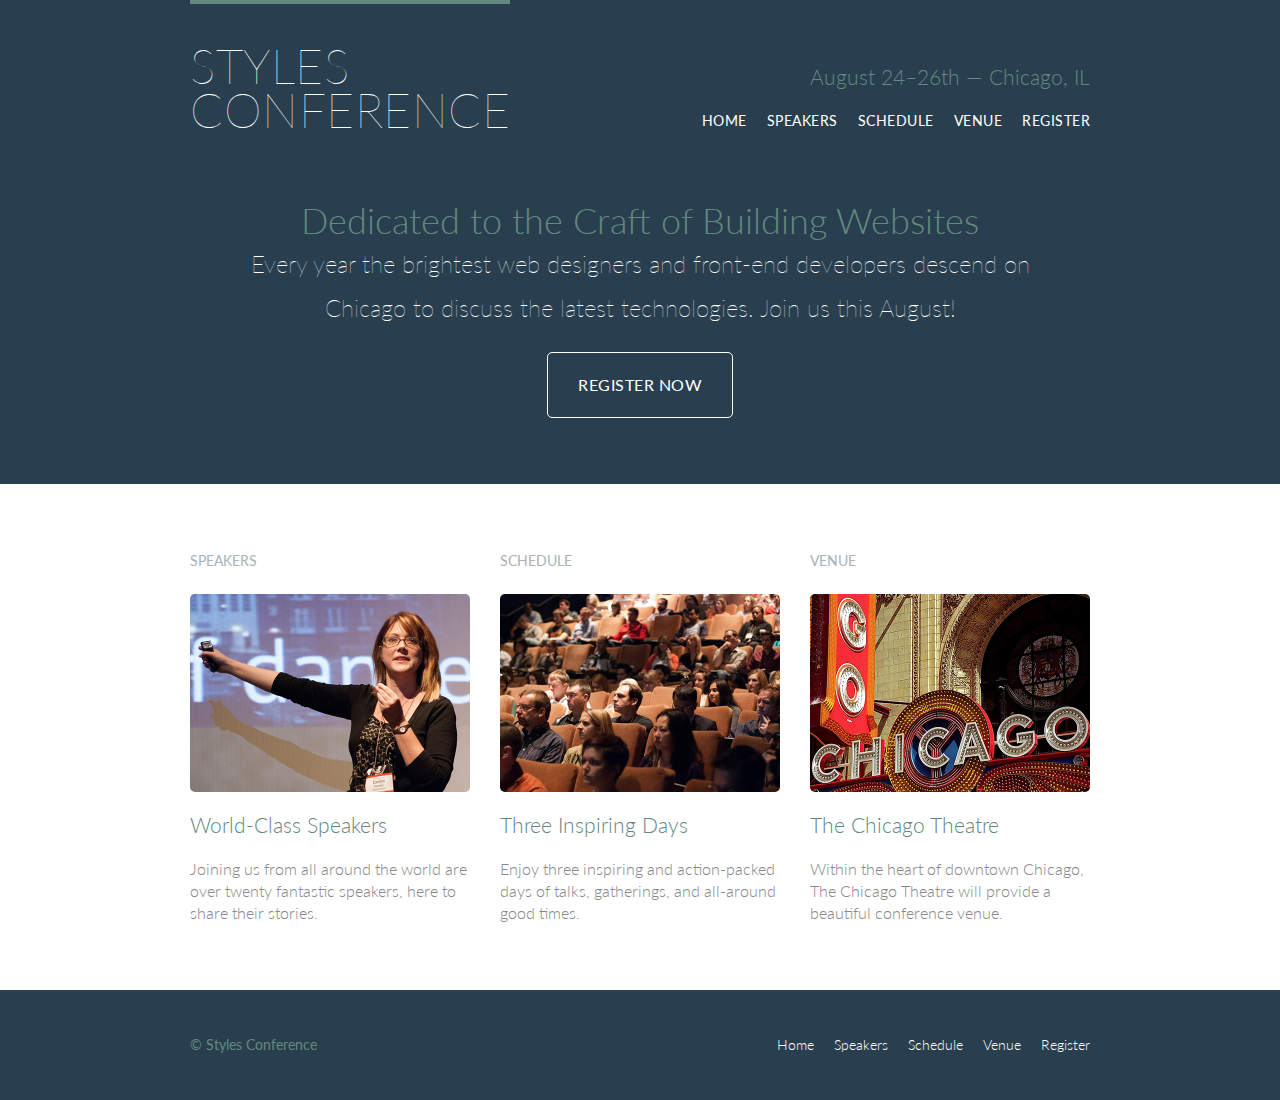
<file: index.html>
<!DOCTYPE html>
<html lang="en">

  <head>
    <meta charset="utf-8">
    <title>Styles Conference</title>
    <link rel="stylesheet" href="assets/stylesheets/main.css">
    <link rel="stylesheet" href="http://fonts.googleapis.com/css?family=Lato:100,300,400">
  </head>

  <body>

    <!-- Header -->

    <header class="primary-header container group">

      <h1 class="logo">
        <a href="index.html">Styles <br> Conference</a>
      </h1>

      <h3 class="tagline">August 24&ndash;26th &mdash; Chicago, IL</h3>

      <nav class="nav primary-nav">
        <ul>
          <li><a href="index.html">Home</a></li><!--
          --><li><a href="speakers.html">Speakers</a></li><!--
          --><li><a href="schedule.html">Schedule</a></li><!--
          --><li><a href="venue.html">Venue</a></li><!--
          --><li><a href="register.html">Register</a></li>
        </ul>
      </nav>

    </header>

    <!-- Hero -->

    <section class="hero container">

      <h2>Dedicated to the Craft of Building Websites</h2>

      <p>Every year the brightest web designers and front-end developers descend on Chicago to discuss the latest technologies. Join us this August!</p>

      <a class="btn btn-alt" href="register.html">Register Now</a>

    </section>

    <!-- Teasers -->

    <section class="row">
      <div class="grid">

        <!-- Speakers -->

        <section class="teaser col-1-3">
          <h5>Speakers</h5>
          <a href="speakers.html">
            <img src="assets/images/home/speakers.jpg" alt="Professional Speaker">
            <h3>World-Class Speakers</h3>
          </a>
          <p>Joining us from all around the world are over twenty fantastic speakers, here to share their stories.</p>
        </section><!--

        Schedule

        --><section class="teaser col-1-3">
          <h5>Schedule</h5>
          <a href="schedule.html">
            <img src="assets/images/home/schedule.jpg" alt="Conference Attendees">
            <h3>Three Inspiring Days</h3>
          </a>
          <p>Enjoy three inspiring and action-packed days of talks, gatherings, and all-around good times.</p>
        </section><!--

        Venue

        --><section class="teaser col-1-3">
          <h5>Venue</h5>
          <a href="venue.html">
            <img src="assets/images/home/venue.jpg" alt="The Chicago Theatre">
            <h3>The Chicago Theatre</h3>
          </a>
          <p>Within the heart of downtown Chicago, The Chicago Theatre will provide a beautiful conference venue.</p>
        </section>

      </div>
    </section>

    <!-- Footer -->

    <footer class="primary-footer container group">

      <small>&copy; Styles Conference</small>

      <nav class="nav">
        <ul>
          <li><a href="index.html">Home</a></li><!--
          --><li><a href="speakers.html">Speakers</a></li><!--
          --><li><a href="schedule.html">Schedule</a></li><!--
          --><li><a href="venue.html">Venue</a></li><!--
          --><li><a href="register.html">Register</a></li>
        </ul>
      </nav>

    </footer>

  </body>
</html>
</file>
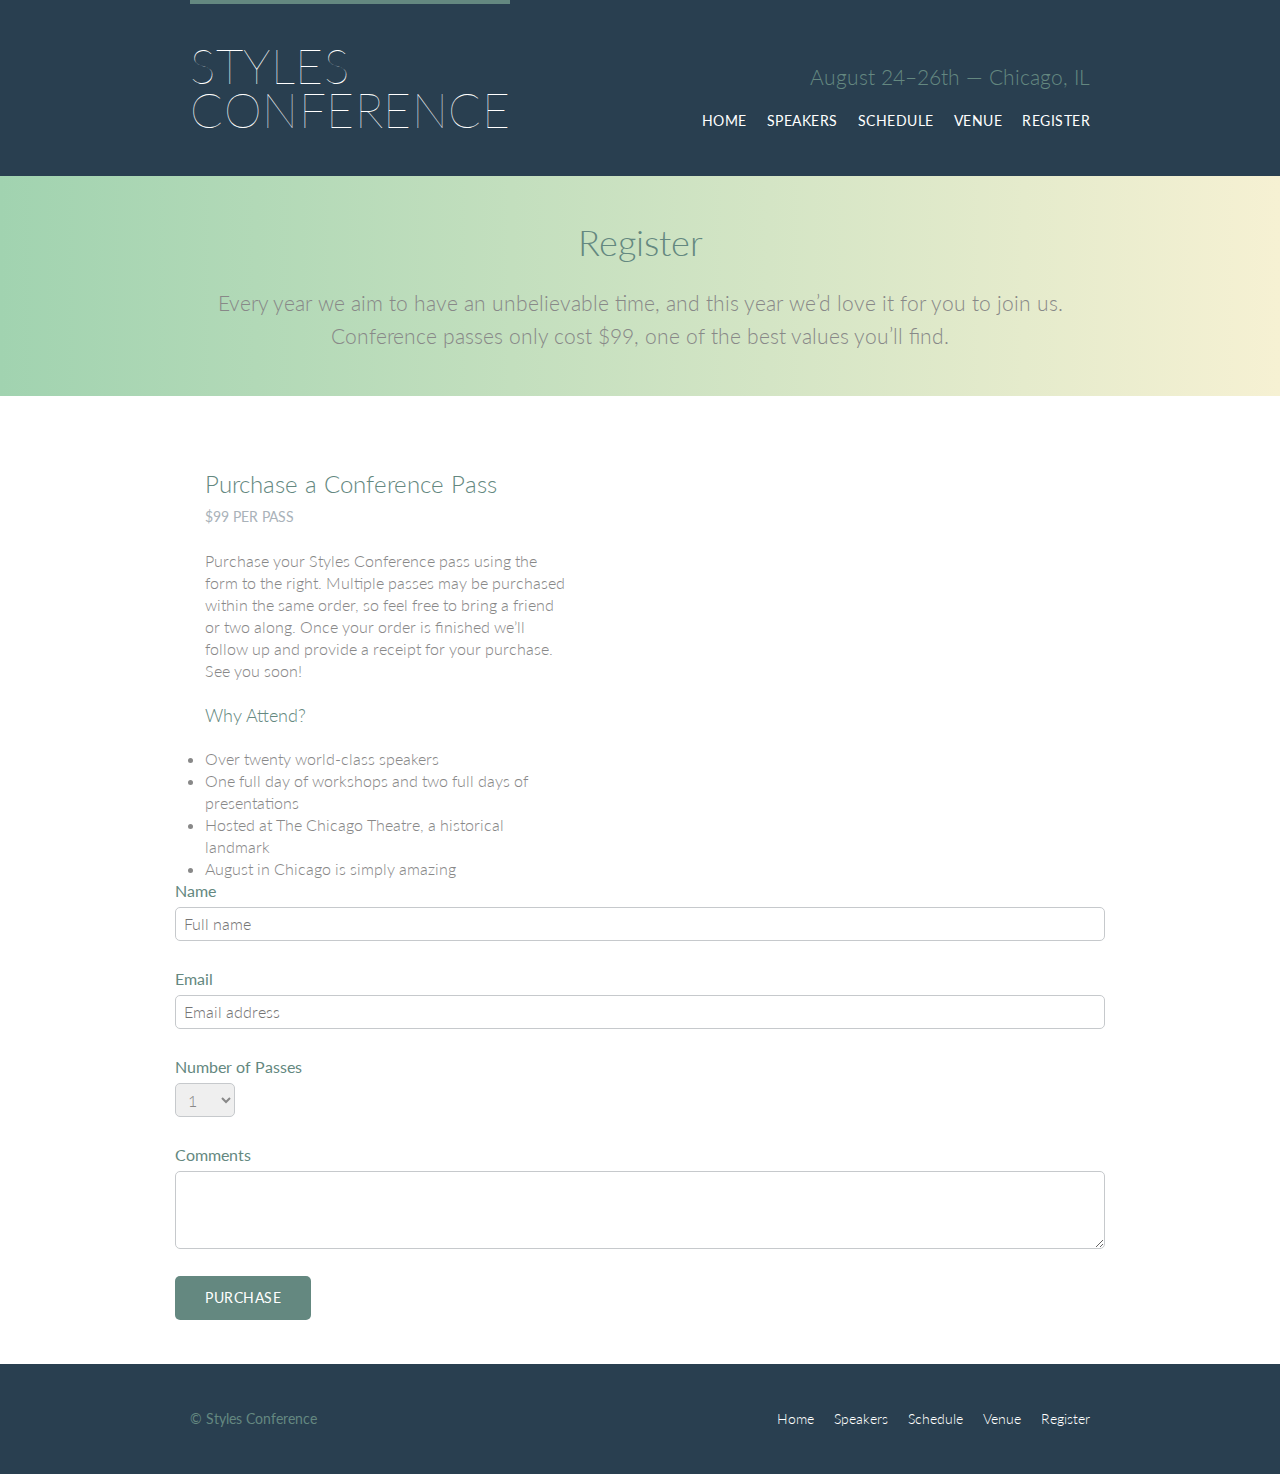
<file: register.html>
<!DOCTYPE html>
<html lang="en">

  <head>
    <meta charset="utf-8">
    <title>Register - Styles Conference</title>
    <link rel="stylesheet" href="assets/stylesheets/main.css">
    <link rel="stylesheet" href="http://fonts.googleapis.com/css?family=Lato:100,300,400">
  </head>

  <body>

    <!-- Header -->

    <header class="primary-header container group">

      <h1 class="logo">
        <a href="index.html">Styles <br> Conference</a>
      </h1>

      <h3 class="tagline">August 24&ndash;26th &mdash; Chicago, IL</h3>

      <nav class="nav primary-nav">
        <ul>
          <li><a href="index.html">Home</a></li><!--
          --><li><a href="speakers.html">Speakers</a></li><!--
          --><li><a href="schedule.html">Schedule</a></li><!--
          --><li><a href="venue.html">Venue</a></li><!--
          --><li><a href="register.html">Register</a></li>
        </ul>
      </nav>

    </header>

    <!-- Lead -->

    <section class="row-alt">
      <div class="lead container">

        <h1>Register</h1>

        <p>Every year we aim to have an unbelievable time, and this year we&#8217;d love it for you to join us. Conference passes only cost $99, one of the best values you&#8217;ll find.</p>

      </div>
    </section>

    <section class="row">
      <div class="grid">
        <section class="col-2-3">
          <section class="col-2-3">

            <h2>Purchase a Conference Pass</h2>
            <h5>$99 per Pass</h5>
          
            <p>Purchase your Styles Conference pass using the form to the right. Multiple passes may be purchased within the same order, so feel free to bring a friend or two along. Once your order is finished we&#8217;ll follow up and provide a receipt for your purchase. See you soon!</p>
          
            <h4>Why Attend?</h4>
          
            <ul class="why-attend"></ul>
            <li>Over twenty world-class speakers</li>
              <li>One full day of workshops and two full days of presentations</li>
              <li>Hosted at The Chicago Theatre, a historical landmark</li>
              <li>August in Chicago is simply amazing</li>
            </ul>
          
          </section>
        </section><!--
    
        --><form class="col-1-3" action="#" method="post"></form>
        <fieldset class="register-group">

          <label>
            Name
            <input type="text" name="name" placeholder="Full name" required>
          </label>
      
          <label>
            Email
            <input type="email" name="email" placeholder="Email address" required>
          </label>
      
          <label>
            Number of Passes
            <select name="quantity" required>
              <option value="1" selected>1</option>
              <option value="2">2</option>
              <option value="3">3</option>
              <option value="4">4</option>
              <option value="5">5</option>
            </select>
          </label>
      
          <label>
            Comments
            <textarea name="comments"></textarea>
          </label>
      
        </fieldset>
      
        <input class="btn btn-default" type="submit" name="submit" value="Purchase">
        </form>
      </div>
    </section>

    <!-- Footer -->

    <footer class="primary-footer container group">

      <small>&copy; Styles Conference</small>

      <nav class="nav">
        <ul>
          <li><a href="index.html">Home</a></li><!--
          --><li><a href="speakers.html">Speakers</a></li><!--
          --><li><a href="schedule.html">Schedule</a></li><!--
          --><li><a href="venue.html">Venue</a></li><!--
          --><li><a href="register.html">Register</a></li>
        </ul>
      </nav>

    </footer>

  </body>
</html>
</file>
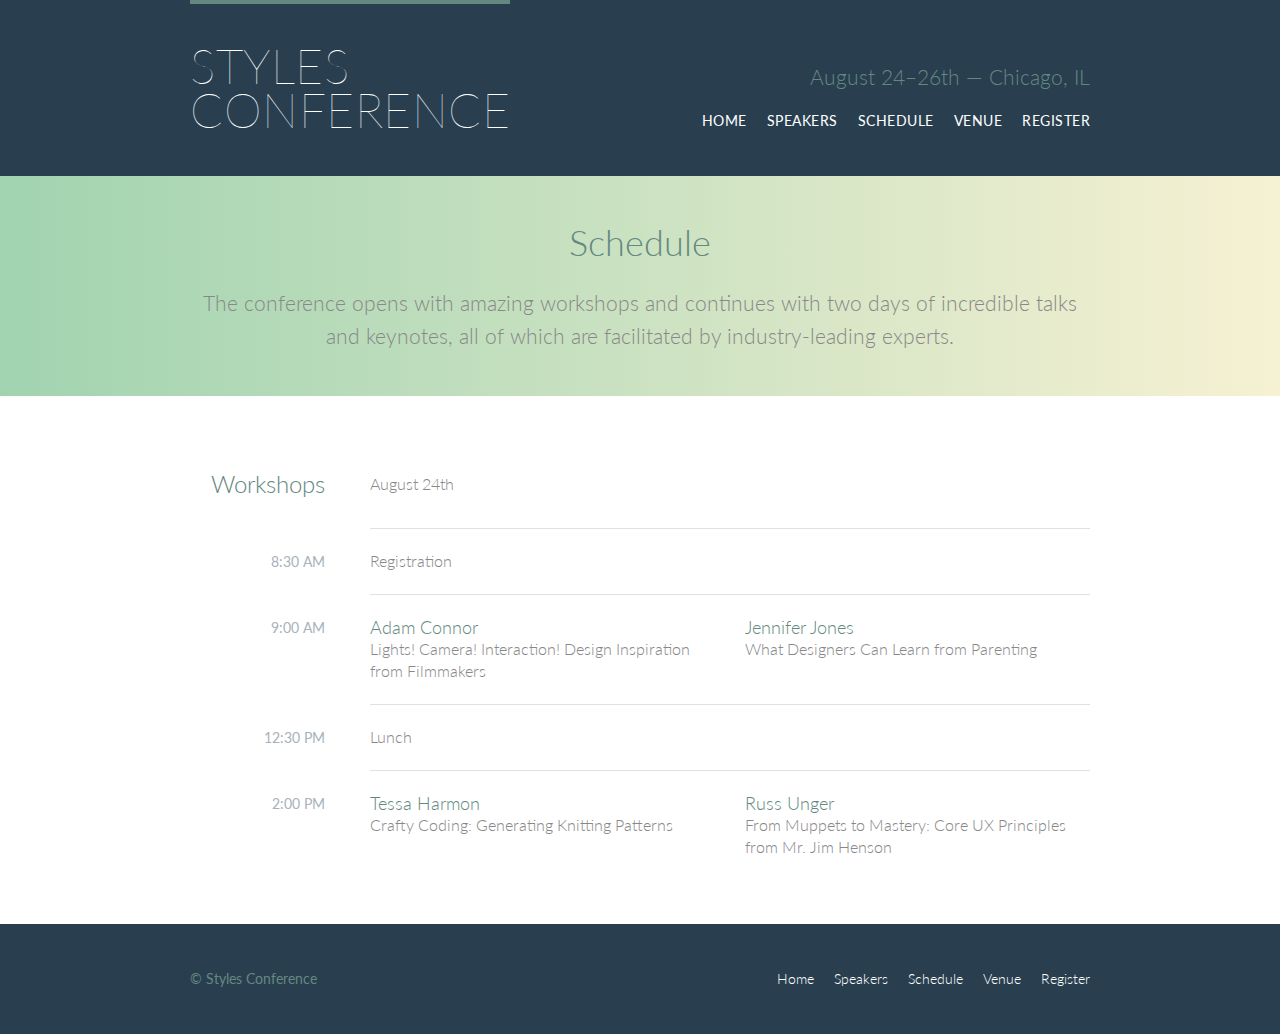
<file: schedule.html>
<!DOCTYPE html>
<html lang="en">

  <head>
    <meta charset="utf-8">
    <title>Schedule - Styles Conference</title>
    <link rel="stylesheet" href="assets/stylesheets/main.css">
    <link rel="stylesheet" href="http://fonts.googleapis.com/css?family=Lato:100,300,400">
  </head>

  <body>

    <!-- Header -->

    <header class="primary-header container group">

      <h1 class="logo">
        <a href="index.html">Styles <br> Conference</a>
      </h1>

      <h3 class="tagline">August 24&ndash;26th &mdash; Chicago, IL</h3>

      <nav class="nav primary-nav">
        <ul>
          <li><a href="index.html">Home</a></li><!--
          --><li><a href="speakers.html">Speakers</a></li><!--
          --><li><a href="schedule.html">Schedule</a></li><!--
          --><li><a href="venue.html">Venue</a></li><!--
          --><li><a href="register.html">Register</a></li>
        </ul>
      </nav>

    </header>

    <!-- Lead -->

    <section class="row-alt">
      <div class="lead container">

        <h1>Schedule</h1>

        <p>The conference opens with amazing workshops and continues with two days of incredible talks and keynotes, all of which are facilitated by industry-leading experts.</p>

      </div>
    </section>
    <section class="row">
      <div class="container">
        <table>
          <thead>
            <tr>
              <th scope="row">
                Workshops
              </th>
              <td colspan="2">
                August 24th
              </td>
            </tr>
          </thead>
          <tbody>
            <tr>
              <th scope="row">
                <time datetime="08:30:00">8:30 AM</time>
              </th>
              <td colspan="2">
                Registration
              </td>
            </tr>
            <tr>
              <th scope="row">
                <time datetime="09:00:00">9:00 AM</time>
              </th>
              <td>
                <a href="speakers.html#adam-connor">
                  <h4>Adam Connor</h4>
                  Lights! Camera! Interaction! Design Inspiration from Filmmakers
                </a>
              </td>
              <td>
                <a href="speakers.html#jennifer-jones">
                  <h4>Jennifer Jones</h4>
                  What Designers Can Learn from Parenting
                </a>
              </td>
            </tr>
            <tr>
              <th scope="row">
                <time datetime="12:30:00">12:30 PM</time>
              </th>
              <td colspan="2">
                Lunch
              </td>
            </tr>
            <tr>
              <th scope="row">
                <time datetime="14:00">2:00 PM</time>
              </th>
              <td>
                <a href="speakers.html#tessa-harmon">
                  <h4>Tessa Harmon</h4>
                  Crafty Coding: Generating Knitting Patterns
                </a>
              </td>
              <td>
                <a href="speakers.html#russ-unger">
                  <h4>Russ Unger</h4>
                  From Muppets to Mastery: Core UX Principles from Mr. Jim Henson
                </a>
              </td>
            </tr>
          </tbody>
        </table>
      </div>
    </section>

    <!-- Footer -->

    <footer class="primary-footer container group">

      <small>&copy; Styles Conference</small>

      <nav class="nav">
        <ul>
          <li><a href="index.html">Home</a></li><!--
          --><li><a href="speakers.html">Speakers</a></li><!--
          --><li><a href="schedule.html">Schedule</a></li><!--
          --><li><a href="venue.html">Venue</a></li><!--
          --><li><a href="register.html">Register</a></li>
        </ul>
      </nav>

    </footer>

  </body>
</html>
</file>
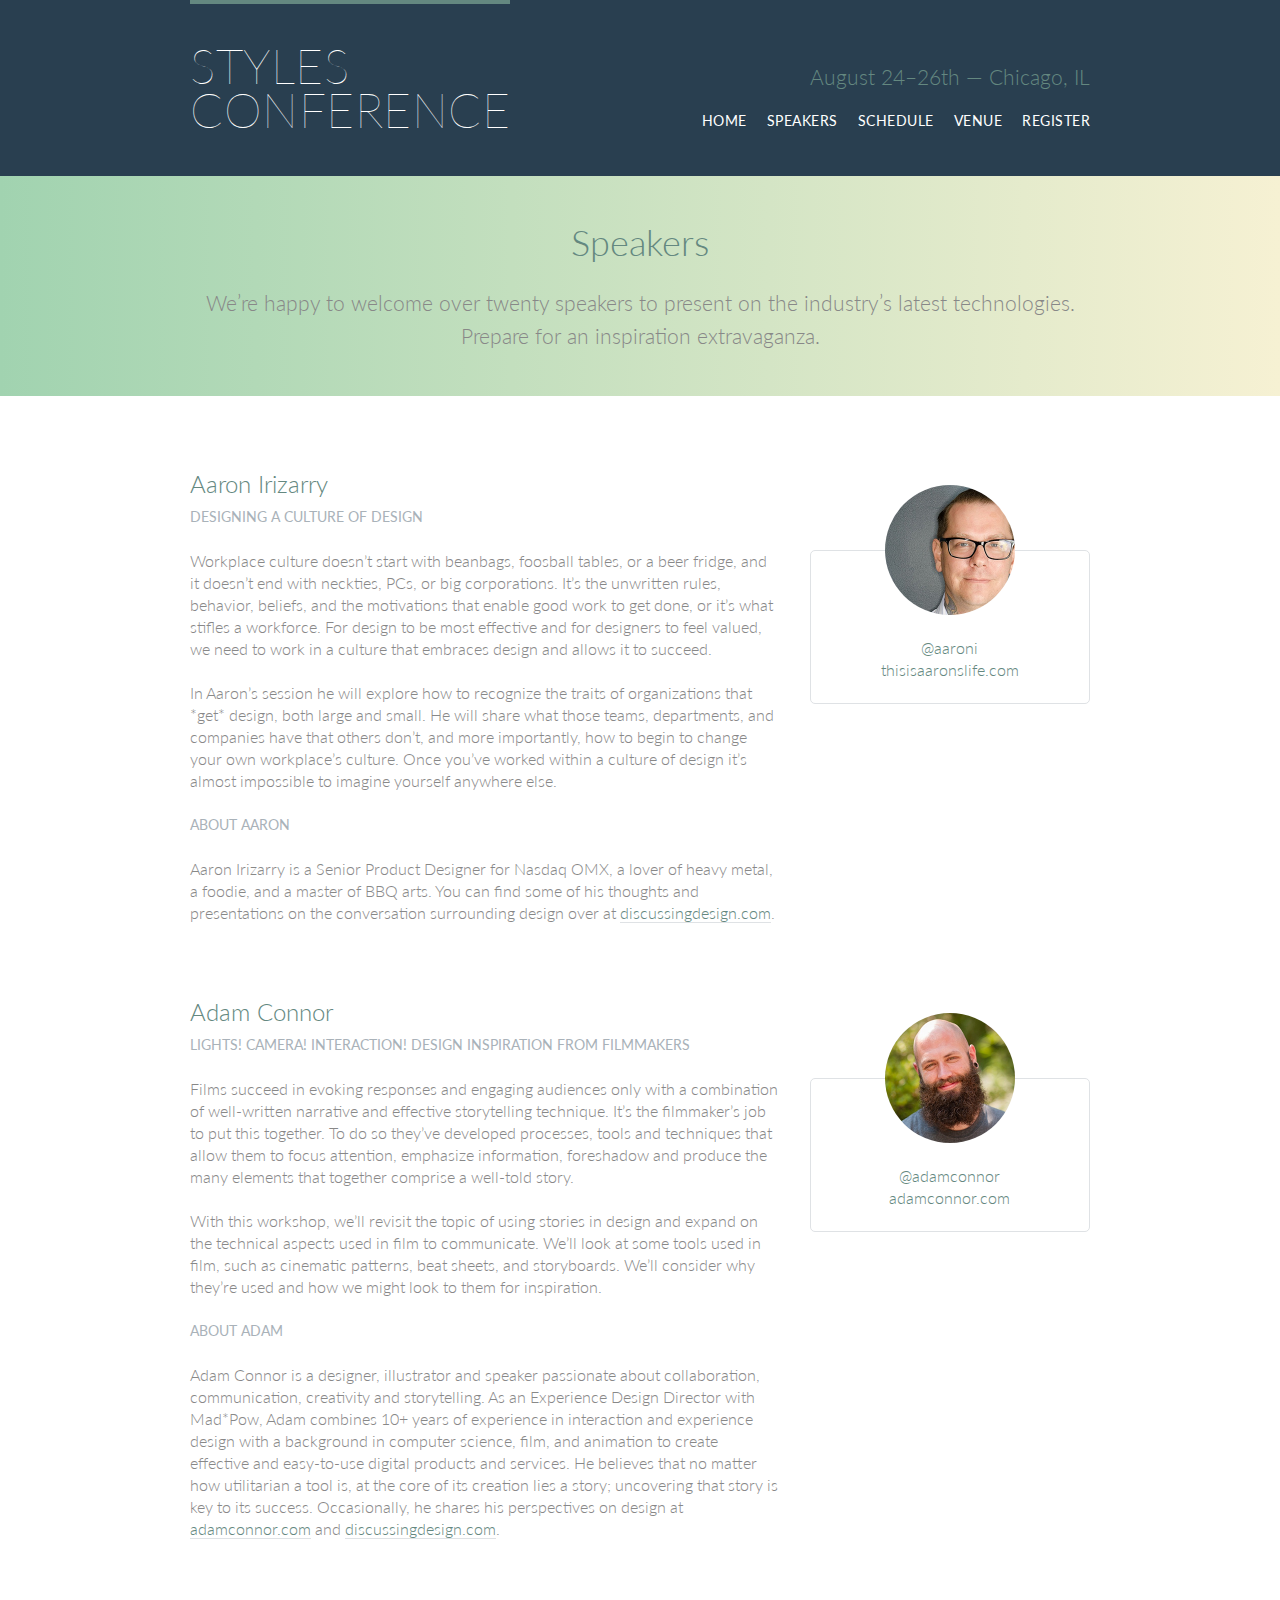
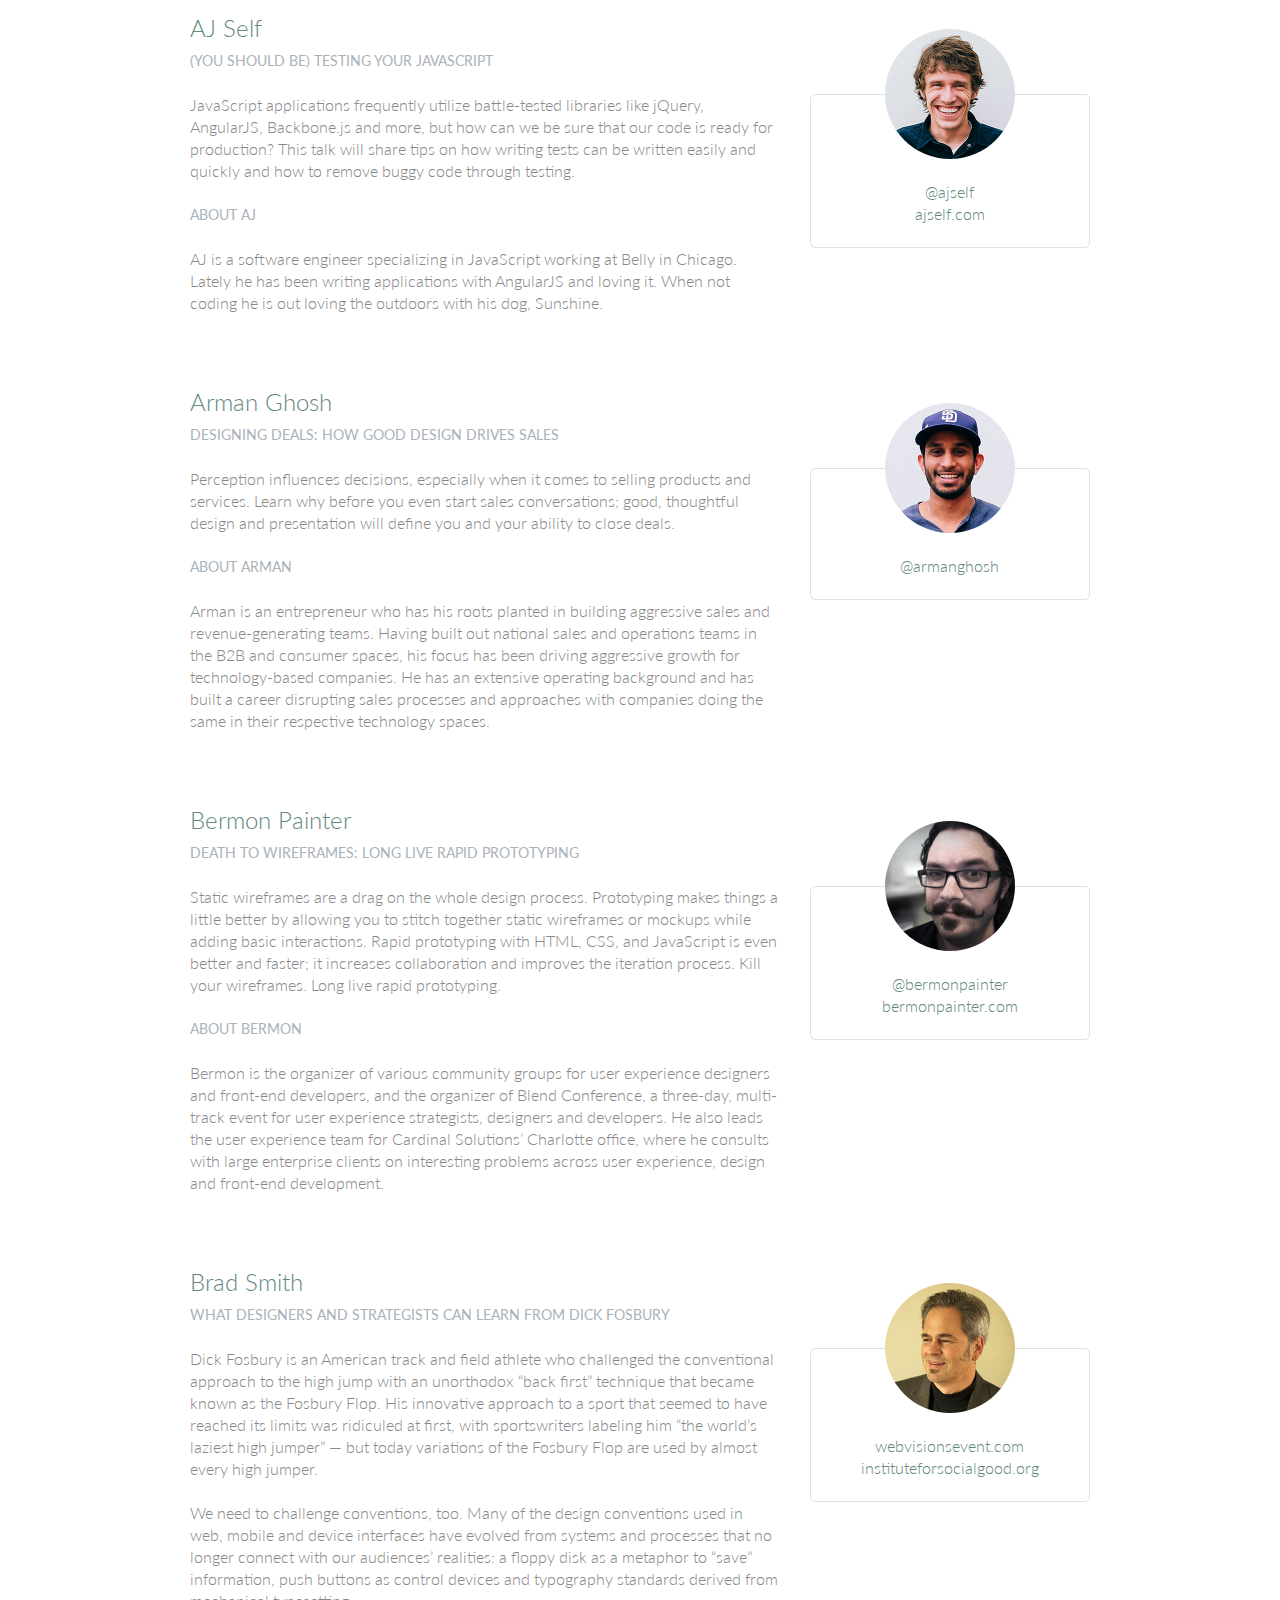
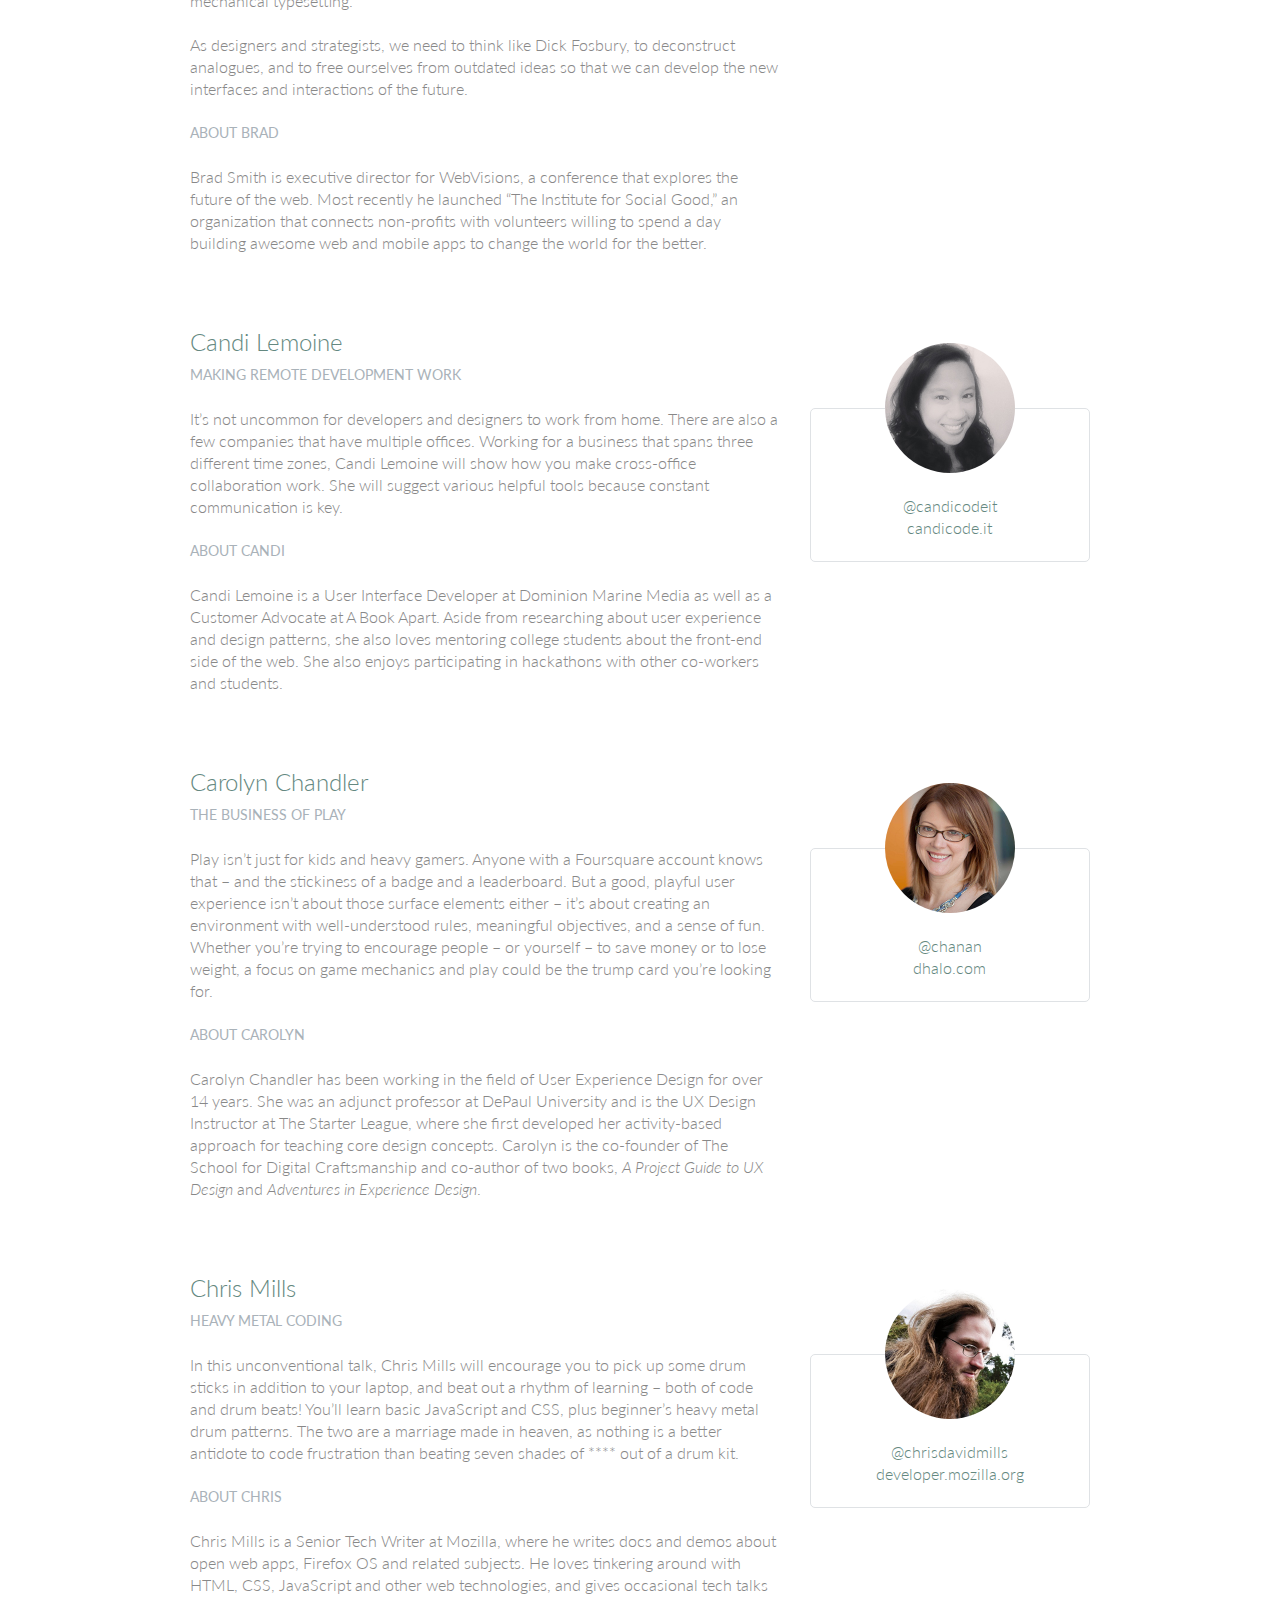
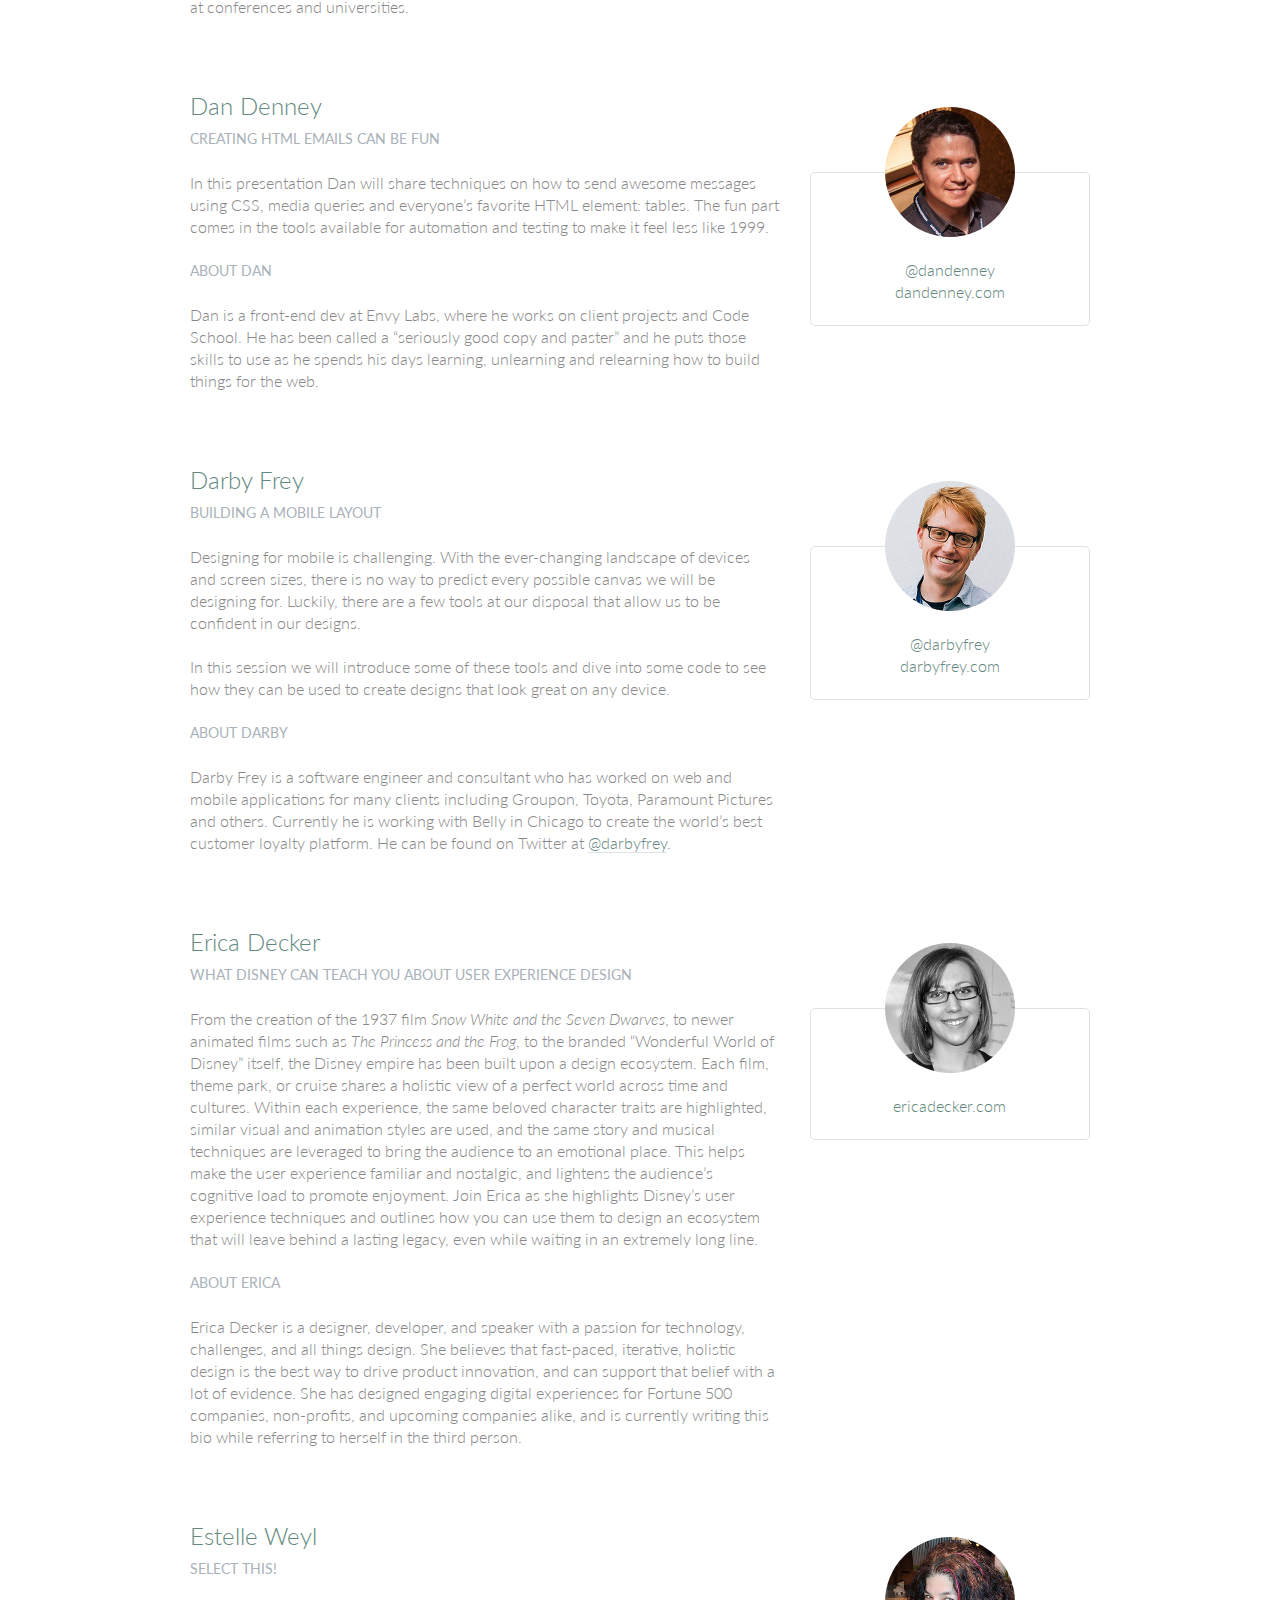
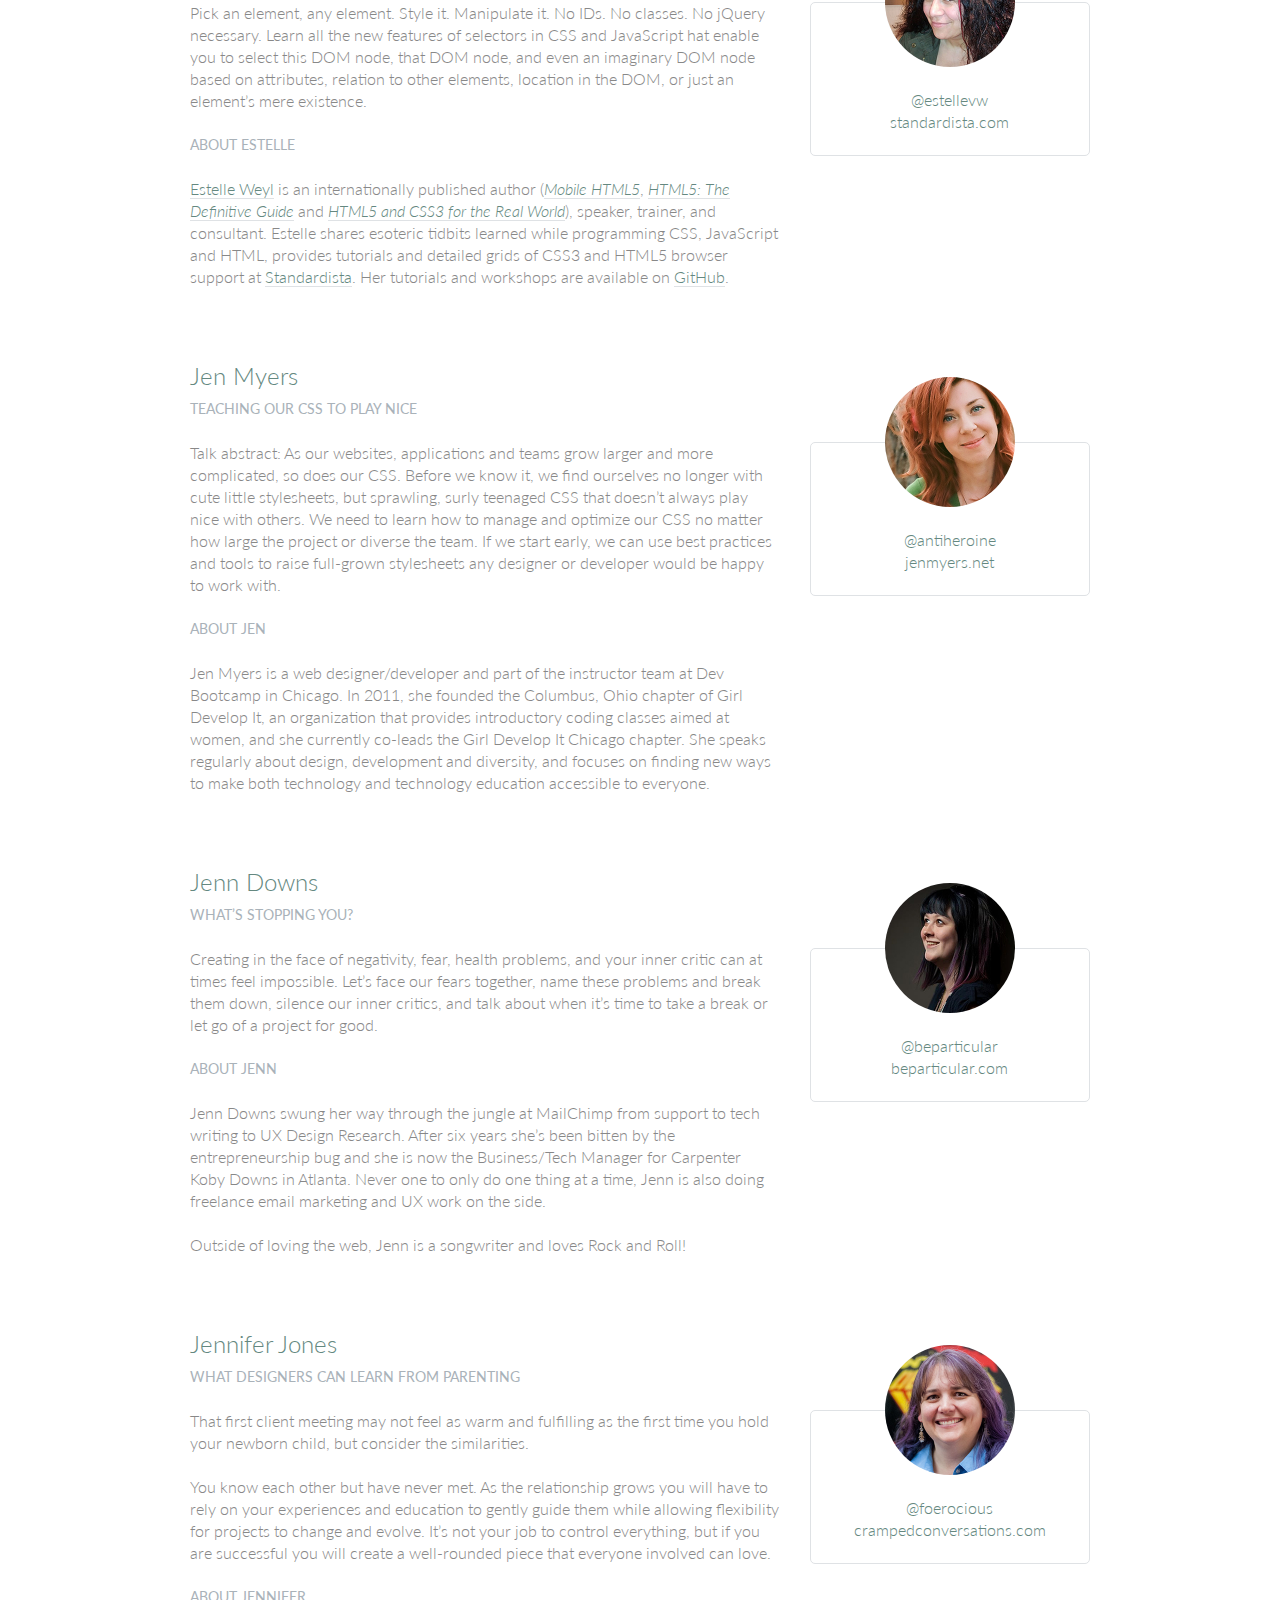
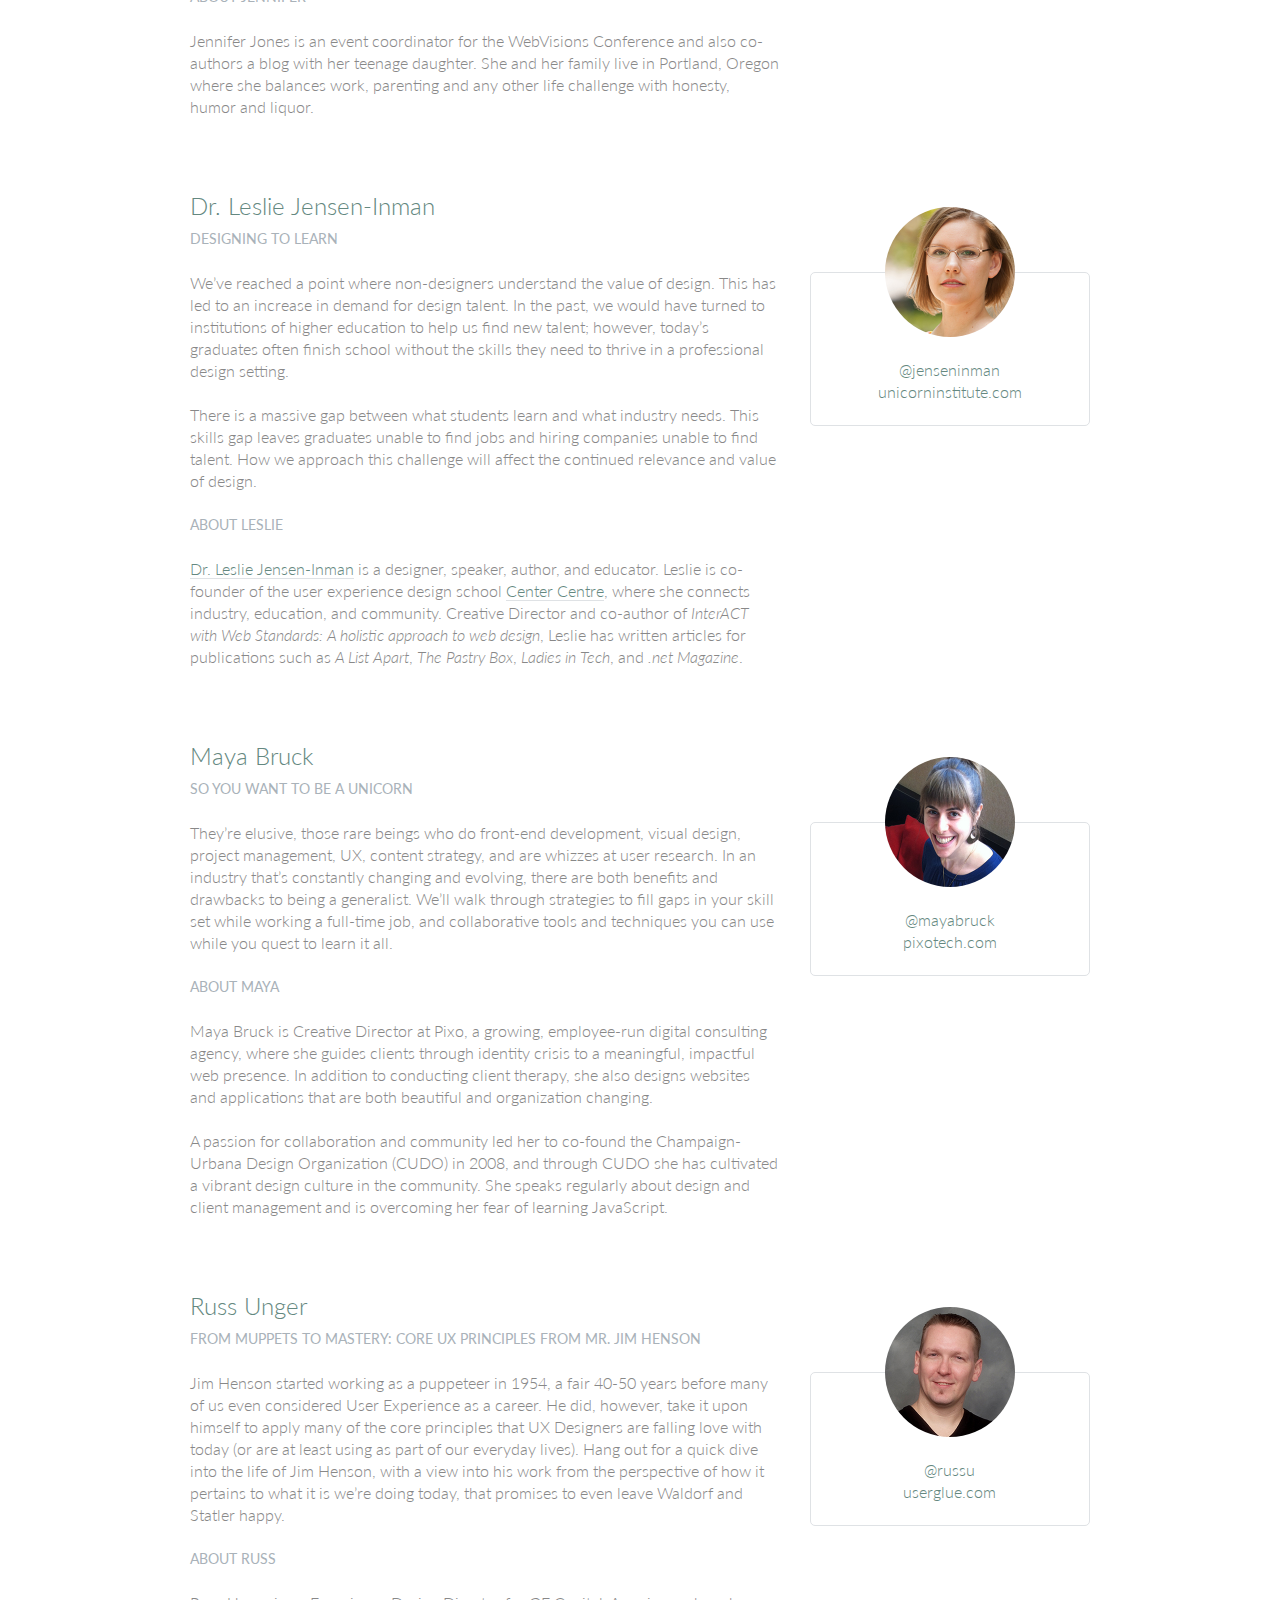
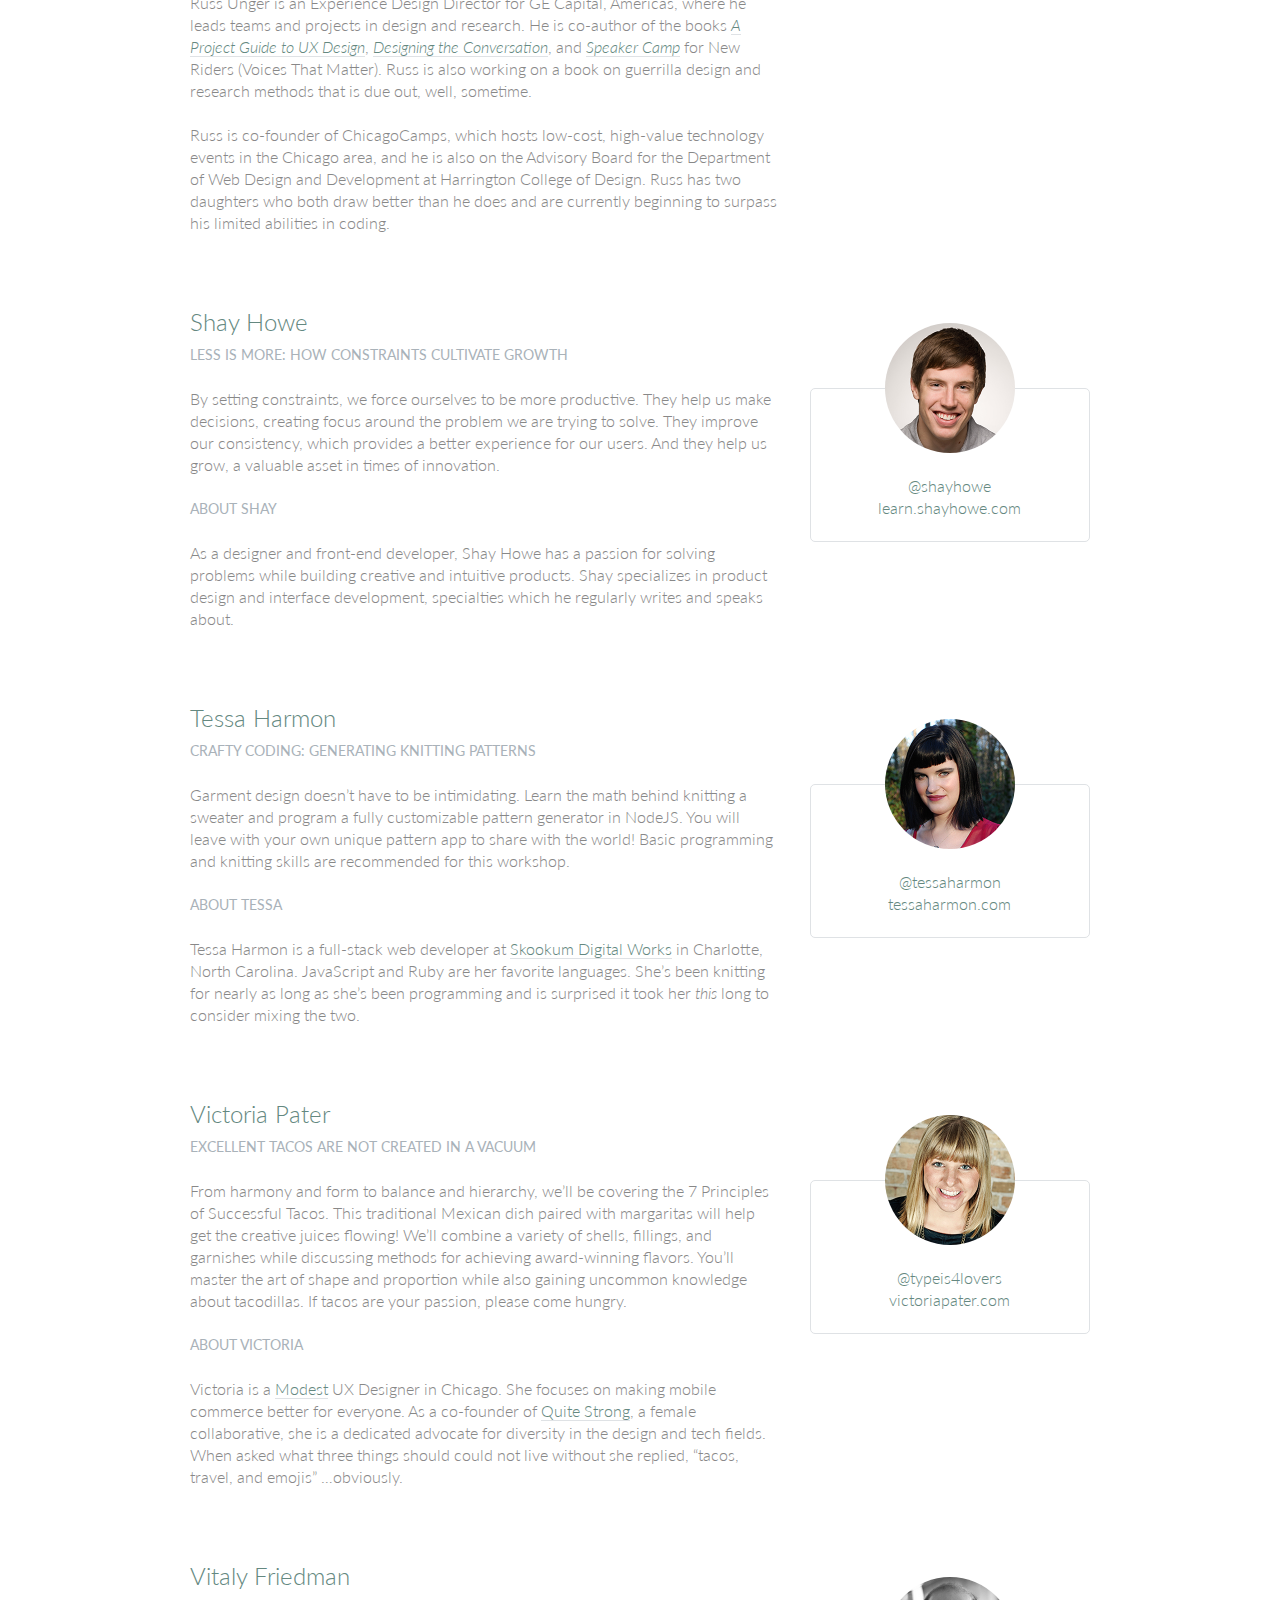
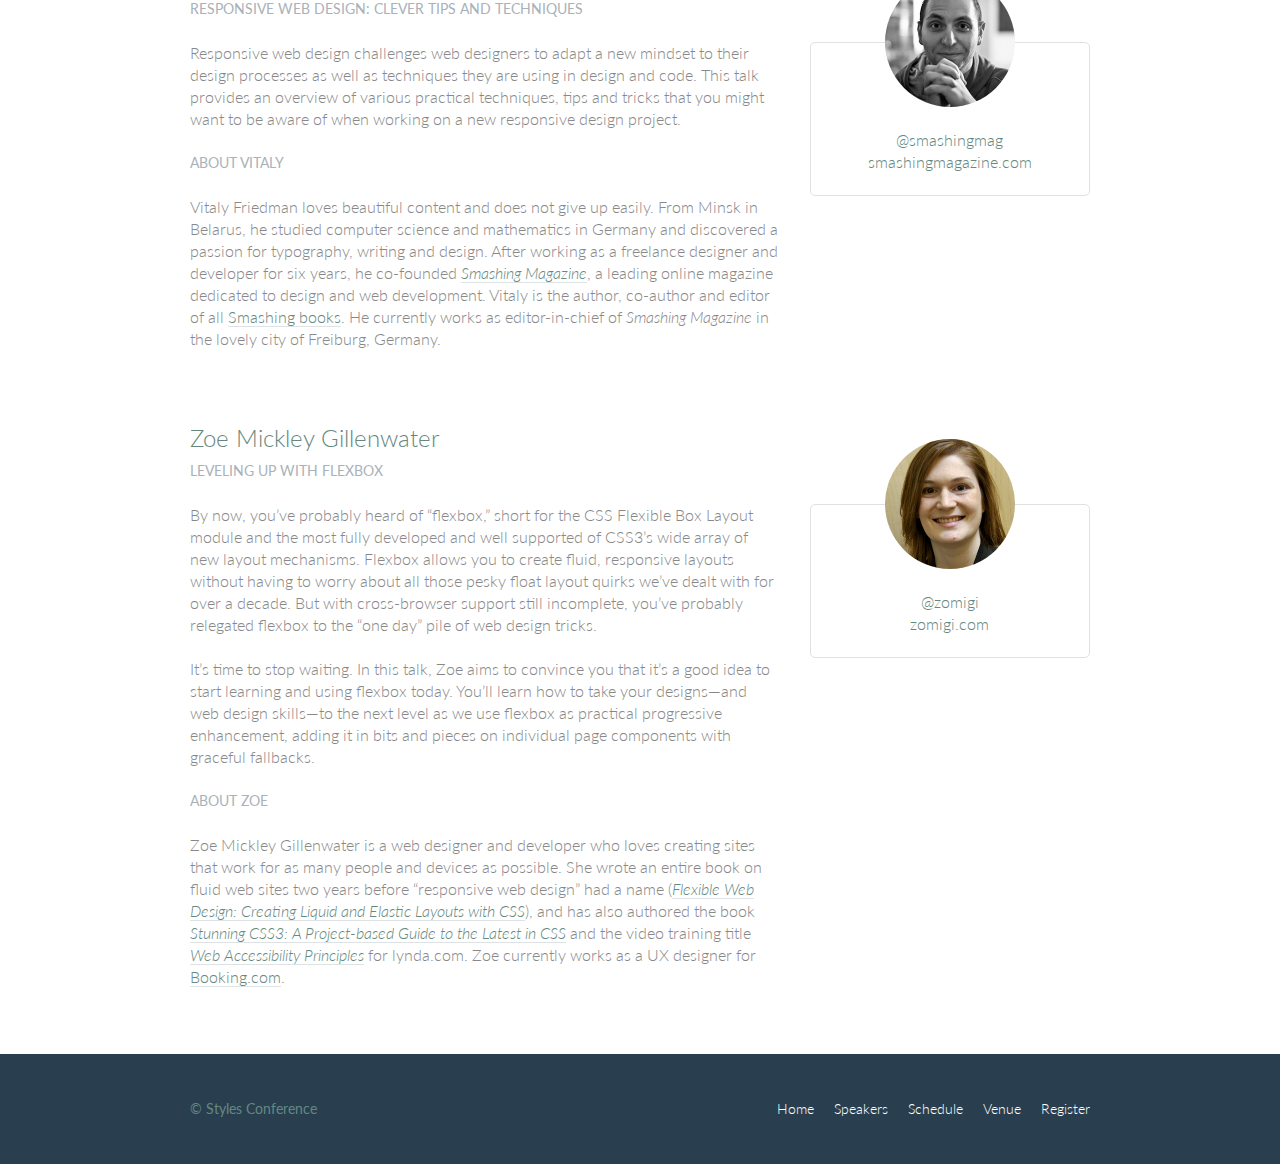
<file: speakers.html>
<!DOCTYPE html>
<html lang="en">

  <head>
    <meta charset="utf-8">
    <title>Speakers - Styles Conference</title>
    <link rel="stylesheet" href="assets/stylesheets/main.css">
    <link rel="stylesheet" href="http://fonts.googleapis.com/css?family=Lato:100,300,400">
  </head>

  <body>

    <!-- Header -->

    <header class="primary-header container group">

      <h1 class="logo">
        <a href="index.html">Styles <br> Conference</a>
      </h1>

      <h3 class="tagline">August 24&ndash;26th &mdash; Chicago, IL</h3>

      <nav class="nav primary-nav">
        <ul>
          <li><a href="index.html">Home</a></li><!--
          --><li><a href="speakers.html">Speakers</a></li><!--
          --><li><a href="schedule.html">Schedule</a></li><!--
          --><li><a href="venue.html">Venue</a></li><!--
          --><li><a href="register.html">Register</a></li>
        </ul>
      </nav>

    </header>

    <!-- Lead -->

    <section class="row-alt">
      <div class="lead container">

        <h1>Speakers</h1>

        <p>We&#8217;re happy to welcome over twenty speakers to present on the industry&#8217;s latest technologies. Prepare for an inspiration extravaganza.</p>

      </div>
    </section>

    <!-- Main content -->

    <section class="row">
      <div class="grid">

        <!-- Aaron Irizarry -->

        <section class="speaker" id="aaron-irizarry">

          <div class="col-2-3">

            <h2>Aaron Irizarry</h2>
            <h5>Designing a Culture of Design</h5>

            <p>Workplace culture doesn&#8217;t start with beanbags, foosball tables, or a beer fridge, and it doesn&#8217;t end with neckties, PCs, or big corporations. It&#8217;s the unwritten rules, behavior, beliefs, and the motivations that enable good work to get done, or it&#8217;s what stifles a workforce. For design to be most effective and for designers to feel valued, we need to work in a culture that embraces design and allows it to succeed.</p>

            <p>In Aaron&#8217;s session he will explore how to recognize the traits of organizations that *get* design, both large and small. He will share what those teams, departments, and companies have that others don&#8217;t, and more importantly, how to begin to change your own workplace&#8217;s culture. Once you&#8217;ve worked within a culture of design it&#8217;s almost impossible to imagine yourself anywhere else.</p>

            <h5>About Aaron</h5>

            <p>Aaron Irizarry is a Senior Product Designer for Nasdaq OMX, a lover of heavy metal, a foodie, and a master of BBQ arts. You can find some of his thoughts and presentations on the conversation surrounding design over at <a href="http://www.discussingdesign.com/">discussingdesign.com</a>.</p>

          </div><!--

          --><aside class="col-1-3">
            <div class="speaker-info">

              <img src="assets/images/speakers/aaron-irizarry.jpg" alt="Aaron Irizarry">

              <ul>
                <li><a href="https://twitter.com/aaroni">@aaroni</a></li>
                <li><a href="http://www.thisisaaronslife.com/">thisisaaronslife.com</a></li>
              </ul>

            </div>
          </aside>

        </section>

        <!-- Adam Connor -->

        <section class="speaker" id="adam-connor">

          <div class="col-2-3">

            <h2>Adam Connor</h2>
            <h5>Lights! Camera! Interaction! Design Inspiration from Filmmakers</h5>

            <p>Films succeed in evoking responses and engaging audiences only with a combination of well-written narrative and effective storytelling technique. It&#8217;s the filmmaker&#8217;s job to put this together. To do so they&#8217;ve developed processes, tools and techniques that allow them to focus attention, emphasize information, foreshadow and produce the many elements that together comprise a well-told story.</p>

            <p>With this workshop, we&#8217;ll revisit the topic of using stories in design and expand on the technical aspects used in film to communicate. We&#8217;ll look at some tools used in film, such as cinematic patterns, beat sheets, and storyboards. We&#8217;ll consider why they&#8217;re used and how we might look to them for inspiration.</p>

            <h5>About Adam</h5>

            <p>Adam Connor is a designer, illustrator and speaker passionate about collaboration, communication, creativity and storytelling. As an Experience Design Director with Mad*Pow, Adam combines 10+ years of experience in interaction and experience design with a background in computer science, film, and animation to create effective and easy-to-use digital products and services. He believes that no matter how utilitarian a tool is, at the core of its creation lies a story; uncovering that story is key to its success. Occasionally, he shares his perspectives on design at <a href="http://adamconnor.com/">adamconnor.com</a> and <a href="http://www.discussingdesign.com/">discussingdesign.com</a>.</p>

          </div><!--

          --><aside class="col-1-3">
            <div class="speaker-info">

              <img src="assets/images/speakers/adam-connor.jpg" alt="Adam Connor">

              <ul>
                <li><a href="https://twitter.com/adamconnor">@adamconnor</a></li>
                <li><a href="http://adamconnor.com/">adamconnor.com</a></li>
              </ul>

            </div>
          </aside>

        </section>

        <!-- AJ Self -->

        <section class="speaker" id="aj-self">

          <div class="col-2-3">

            <h2>AJ Self</h2>
            <h5>(You Should Be) Testing Your JavaScript</h5>

            <p>JavaScript applications frequently utilize battle-tested libraries like jQuery, AngularJS, Backbone.js and more, but how can we be sure that our code is ready for production? This talk will share tips on how writing tests can be written easily and quickly and how to remove buggy code through testing.</p>

            <h5>About AJ</h5>

            <p>AJ is a software engineer specializing in JavaScript working at Belly in Chicago. Lately he has been writing applications with AngularJS and loving it. When not coding he is out loving the outdoors with his dog, Sunshine.</p>

          </div><!--

          --><aside class="col-1-3">
            <div class="speaker-info">

              <img src="assets/images/speakers/aj-self.jpg" alt="AJ Self">

              <ul>
                <li><a href="https://twitter.com/ajself">@ajself</a></li>
                <li><a href="http://www.ajself.com/">ajself.com</a></li>
              </ul>

            </div>
          </aside>

        </section>

        <!-- Arman Ghosh -->

        <section class="speaker" id="arman-ghosh">

          <div class="col-2-3">

            <h2>Arman Ghosh</h2>
            <h5>Designing Deals: How Good Design Drives Sales</h5>

            <p>Perception influences decisions, especially when it comes to selling products and services. Learn why before you even start sales conversations; good, thoughtful design and presentation will define you and your ability to close deals.</p>

            <h5>About Arman</h5>

            <p>Arman is an entrepreneur who has his roots planted in building aggressive sales and revenue-generating teams. Having built out national sales and operations teams in the B2B and consumer spaces, his focus has been driving aggressive growth for technology-based companies. He has an extensive operating background and has built a career disrupting sales processes and approaches with companies doing the same in their respective technology spaces.</p>

          </div><!--

          --><aside class="col-1-3">
            <div class="speaker-info">

              <img src="assets/images/speakers/arman-ghosh.jpg" alt="Arman Ghosh">

              <ul>
                <li><a href="https://twitter.com/armanghosh">@armanghosh</a></li>
              </ul>

            </div>
          </aside>

        </section>

        <!-- Bermon Painter -->

        <section class="speaker" id="bermon-painter">

          <div class="col-2-3">

            <h2>Bermon Painter</h2>
            <h5>Death to Wireframes: Long Live Rapid Prototyping</h5>

            <p>Static wireframes are a drag on the whole design process. Prototyping makes things a little better by allowing you to stitch together static wireframes or mockups while adding basic interactions. Rapid prototyping with HTML, CSS, and JavaScript is even better and faster; it increases collaboration and improves the iteration process. Kill your wireframes. Long live rapid prototyping.</p>

            <h5>About Bermon</h5>

            <p>Bermon is the organizer of various community groups for user experience designers and front-end developers, and the organizer of Blend Conference, a three-day, multi-track event for user experience strategists, designers and developers. He also leads the user experience team for Cardinal Solutions&#8217; Charlotte office, where he consults with large enterprise clients on interesting problems across user experience, design and front-end development.</p>

          </div><!--

          --><aside class="col-1-3">
            <div class="speaker-info">

              <img src="assets/images/speakers/bermon-painter.jpg" alt="Bermon Painter">

              <ul>
                <li><a href="https://twitter.com/bermonpainter">@bermonpainter</a></li>
                <li><a href="http://bermonpainter.com/">bermonpainter.com</a></li>
              </ul>

            </div>
          </aside>

        </section>

        <!-- Brad Smith -->

        <section class="speaker" id="brad-smith">

          <div class="col-2-3">

            <h2>Brad Smith</h2>
            <h5>What Designers and Strategists Can Learn from Dick Fosbury</h5>

            <p>Dick Fosbury is an American track and field athlete who challenged the conventional approach to the high jump with an unorthodox &#8220;back first&#8221; technique that became known as the Fosbury Flop. His innovative approach to a sport that seemed to have reached its limits was ridiculed at first, with sportswriters labeling him &#8220;the world&#8217;s laziest high jumper&#8221; &#8212; but today variations of the Fosbury Flop are used by almost every high jumper.</p>

            <p>We need to challenge conventions, too. Many of the design conventions used in web, mobile and device interfaces have evolved from systems and processes that no longer connect with our audiences&#8217; realities: a floppy disk as a metaphor to &#8220;save&#8221; information, push buttons as control devices and typography standards derived from mechanical typesetting.</p>

            <p>As designers and strategists, we need to think like Dick Fosbury, to deconstruct analogues, and to free ourselves from outdated ideas so that we can develop the new interfaces and interactions of the future.</p>

            <h5>About Brad</h5>

            <p>Brad Smith is executive director for WebVisions, a conference that explores the future of the web. Most recently he launched &#8220;The Institute for Social Good,&#8221; an organization that connects non-profits with volunteers willing to spend a day building awesome web and mobile apps to change the world for the better.</p>

          </div><!--

          --><aside class="col-1-3">
            <div class="speaker-info">

              <img src="assets/images/speakers/brad-smith.jpg" alt="Brad Smith">

              <ul>
                <li><a href="http://www.webvisionsevent.com/">webvisionsevent.com</a></li>
                <li><a href="http://www.instituteforsocialgood.org/">instituteforsocialgood.org</a></li>
              </ul>

            </div>
          </aside>

        </section>

        <!-- Candi Lemoine -->

        <section class="speaker" id="candi-lemoine">

          <div class="col-2-3">

            <h2>Candi Lemoine</h2>
            <h5>Making Remote Development Work</h5>

            <p>It&#8217;s not uncommon for developers and designers to work from home. There are also a few companies that have multiple offices. Working for a business that spans three different time zones, Candi Lemoine will show how you make cross-office collaboration work. She will suggest various helpful tools because constant communication is key.</p>

            <h5>About Candi</h5>

            <p>Candi Lemoine is a User Interface Developer at Dominion Marine Media as well as a Customer Advocate at A Book Apart. Aside from researching about user experience and design patterns, she also loves mentoring college students about the front-end side of the web. She also enjoys participating in hackathons with other co-workers and students.</p>

          </div><!--

          --><aside class="col-1-3">
            <div class="speaker-info">

              <img src="assets/images/speakers/candi-lemoine.jpg" alt="Candi Lemoine">

              <ul>
                <li><a href="https://twitter.com/candicodeit">@candicodeit</a></li>
                <li><a href="http://candicode.it/">candicode.it</a></li>
              </ul>

            </div>
          </aside>

        </section>

        <!-- Carolyn Chandler -->

        <section class="speaker" id="carolyn-chandler">

          <div class="col-2-3">

            <h2>Carolyn Chandler</h2>
            <h5>The Business of Play</h5>

            <p>Play isn&#8217;t just for kids and heavy gamers. Anyone with a Foursquare account knows that &#8211; and the stickiness of a badge and a leaderboard. But a good, playful user experience isn&#8217;t about those surface elements either &#8211; it&#8217;s about creating an environment with well-understood rules, meaningful objectives, and a sense of fun. Whether you&#8217;re trying to encourage people &#8211; or yourself &#8211; to save money or to lose weight, a focus on game mechanics and play could be the trump card you&#8217;re looking for.</p>

            <h5>About Carolyn</h5>

            <p>Carolyn Chandler has been working in the field of User Experience Design for over 14 years. She was an adjunct professor at DePaul University and is the UX Design Instructor at The Starter League, where she first developed her activity-based approach for teaching core design concepts. Carolyn is the co-founder of The School for Digital Craftsmanship and co-author of two books, <cite>A Project Guide to UX Design</cite> and <cite>Adventures in Experience Design</cite>.</p>

          </div><!--

          --><aside class="col-1-3">
            <div class="speaker-info">

              <img src="assets/images/speakers/carolyn-chandler.jpg" alt="Carolyn Chandler">

              <ul>
                <li><a href="https://twitter.com/chanan">@chanan</a></li>
                <li><a href="http://www.dhalo.com/">dhalo.com</a></li>
              </ul>

            </div>
          </aside>

        </section>

        <!-- Chris Mills -->

        <section class="speaker" id="chris-mills">

          <div class="col-2-3">

            <h2>Chris Mills</h2>
            <h5>Heavy Metal Coding</h5>

            <p>In this unconventional talk, Chris Mills will encourage you to pick up some drum sticks in addition to your laptop, and beat out a rhythm of learning &#8211; both of code and drum beats! You&#8217;ll learn basic JavaScript and CSS, plus beginner&#8217;s heavy metal drum patterns. The two are a marriage made in heaven, as nothing is a better antidote to code frustration than beating seven shades of **** out of a drum kit.</p>

            <h5>About Chris</h5>

            <p>Chris Mills is a Senior Tech Writer at Mozilla, where he writes docs and demos about open web apps, Firefox OS and related subjects. He loves tinkering around with HTML, CSS, JavaScript and other web technologies, and gives occasional tech talks at conferences and universities.</p>

          </div><!--

          --><aside class="col-1-3">
            <div class="speaker-info">

              <img src="assets/images/speakers/chris-mills.jpg" alt="Chris Mills">

              <ul>
                <li><a href="https://twitter.com/chrisdavidmills">@chrisdavidmills</a></li>
                <li><a href="https://developer.mozilla.org/">developer.mozilla.org</a></li>
              </ul>

            </div>
          </aside>

        </section>

        <!-- Dan Denney -->

        <section class="speaker" id="dan-denney">

          <div class="col-2-3">

            <h2>Dan Denney</h2>
            <h5>Creating HTML Emails Can Be Fun</h5>

            <p>In this presentation Dan will share techniques on how to send awesome messages using CSS, media queries and everyone&#8217;s favorite HTML element: tables. The fun part comes in the tools available for automation and testing to make it feel less like 1999.</p>

            <h5>About Dan</h5>

            <p>Dan is a front-end dev at Envy Labs, where he works on client projects and Code School. He has been called a &#8220;seriously good copy and paster&#8221; and he puts those skills to use as he spends his days learning, unlearning and relearning how to build things for the web.</p>

          </div><!--

          --><aside class="col-1-3">
            <div class="speaker-info">

              <img src="assets/images/speakers/dan-denney.jpg" alt="Dan Denney">

              <ul>
                <li><a href="https://twitter.com/dandenney">@dandenney</a></li>
                <li><a href="http://dandenney.com/">dandenney.com</a></li>
              </ul>

            </div>
          </aside>

        </section>

        <!-- Darby Frey -->

        <section class="speaker" id="darby-frey">

          <div class="col-2-3">

            <h2>Darby Frey</h2>
            <h5>Building a Mobile Layout</h5>

            <p>Designing for mobile is challenging. With the ever-changing landscape of devices and screen sizes, there is no way to predict every possible canvas we will be designing for. Luckily, there are a few tools at our disposal that allow us to be confident in our designs.</p>

            <p>In this session we will introduce some of these tools and dive into some code to see how they can be used to create designs that look great on any device.</p>

            <h5>About Darby</h5>

            <p>Darby Frey is a software engineer and consultant who has worked on web and mobile applications for many clients including Groupon, Toyota, Paramount Pictures and others. Currently he is working with Belly in Chicago to create the world&#8217;s best customer loyalty platform. He can be found on Twitter at <a href="https://twitter.com/darbyfrey">@darbyfrey</a>.</p>

          </div><!--

          --><aside class="col-1-3">
            <div class="speaker-info">

              <img src="assets/images/speakers/darby-frey.jpg" alt="Darby Frey">

              <ul>
                <li><a href="https://twitter.com/darbyfrey">@darbyfrey</a></li>
                <li><a href="http://darbyfrey.com/">darbyfrey.com</a></li>
              </ul>

            </div>
          </aside>

        </section>

        <!-- Erica Decker -->

        <section class="speaker" id="erica-decker">

          <div class="col-2-3">

            <h2>Erica Decker</h2>
            <h5>What Disney Can Teach You about User Experience Design</h5>

            <p>From the creation of the 1937 film <cite>Snow White and the Seven Dwarves</cite>, to newer animated films such as <cite>The Princess and the Frog</cite>, to the branded &#8220;Wonderful World of Disney&#8221; itself, the Disney empire has been built upon a design ecosystem. Each film, theme park, or cruise shares a holistic view of a perfect world across time and cultures. Within each experience, the same beloved character traits are highlighted, similar visual and animation styles are used, and the same story and musical techniques are leveraged to bring the audience to an emotional place. This helps make the user experience familiar and nostalgic, and lightens the audience&#8217;s cognitive load to promote enjoyment. Join Erica as she highlights Disney&#8217;s user experience techniques and outlines how you can use them to design an ecosystem that will leave behind a lasting legacy, even while waiting in an extremely long line.</p>

            <h5>About Erica</h5>

            <p>Erica Decker is a designer, developer, and speaker with a passion for technology, challenges, and all things design. She believes that fast-paced, iterative, holistic design is the best way to drive product innovation, and can support that belief with a lot of evidence. She has designed engaging digital experiences for Fortune 500 companies, non-profits, and upcoming companies alike, and is currently writing this bio while referring to herself in the third person.</p>

          </div><!--

          --><aside class="col-1-3">
            <div class="speaker-info">

              <img src="assets/images/speakers/erica-decker.jpg" alt="Erica Decker">

              <ul>
                <li><a href="http://ericadecker.com/">ericadecker.com</a></li>
              </ul>

            </div>
          </aside>

        </section>

        <!-- Estelle Weyl -->

        <section class="speaker" id="estelle-weyl">

          <div class="col-2-3">

            <h2>Estelle Weyl</h2>
            <h5>Select This!</h5>

            <p>Pick an element, any element. Style it. Manipulate it. No IDs. No classes. No jQuery necessary. Learn all the new features of selectors in CSS and JavaScript hat enable you to select this DOM node, that DOM node, and even an imaginary DOM node based on attributes, relation to other elements, location in the DOM, or just an element&#8217;s mere existence.</p>

            <h5>About Estelle</h5>

            <p><a href="https://twitter.com/estellevw">Estelle Weyl</a> is an internationally published author (<cite><a href="http://shop.oreilly.com/product/0636920021711.do">Mobile HTML5</a></cite>, <cite><a href="http://shop.oreilly.com/product/0636920018063.do">HTML5: The Definitive Guide</a></cite> and <cite><a href="http://shop.oreilly.com/product/9780980846904.do">HTML5 and CSS3 for the Real World</a></cite>), speaker, trainer, and consultant. Estelle shares esoteric tidbits learned while programming CSS, JavaScript and HTML, provides tutorials and detailed grids of CSS3 and HTML5 browser support at <a href="http://www.standardista.com/">Standardista</a>. Her tutorials and workshops are available on <a href="http://estelle.github.io/">GitHub</a>.</p>

          </div><!--

          --><aside class="col-1-3">
            <div class="speaker-info">

              <img src="assets/images/speakers/estelle-weyl.jpg" alt="Estelle Weyl">

              <ul>
                <li><a href="https://twitter.com/estellevw">@estellevw</a></li>
                <li><a href="http://standardista.com/">standardista.com</a></li>
              </ul>

            </div>
          </aside>

        </section>

        <!-- Jen Myers -->

        <section class="speaker" id="jen-myers">

          <div class="col-2-3">

            <h2>Jen Myers</h2>
            <h5>Teaching Our CSS to Play Nice</h5>

            <p>Talk abstract: As our websites, applications and teams grow larger and more complicated, so does our CSS. Before we know it, we find ourselves no longer with cute little stylesheets, but sprawling, surly teenaged CSS that doesn&#8217;t always play nice with others. We need to learn how to manage and optimize our CSS no matter how large the project or diverse the team. If we start early, we can use best practices and tools to raise full-grown stylesheets any designer or developer would be happy to work with.</p>

            <h5>About Jen</h5>

            <p>Jen Myers is a web designer/developer and part of the instructor team at Dev Bootcamp in Chicago. In 2011, she founded the Columbus, Ohio chapter of Girl Develop It, an organization that provides introductory coding classes aimed at women, and she currently co-leads the Girl Develop It Chicago chapter. She speaks regularly about design, development and diversity, and focuses on finding new ways to make both technology and technology education accessible to everyone.</p>

          </div><!--

          --><aside class="col-1-3">
            <div class="speaker-info">

              <img src="assets/images/speakers/jen-myers.jpg" alt="Jen Myers">

              <ul>
                <li><a href="https://twitter.com/antiheroine">@antiheroine</a></li>
                <li><a href="http://jenmyers.net/">jenmyers.net</a></li>
              </ul>

            </div>
          </aside>

        </section>

        <!-- Jenn Downs -->

        <section class="speaker" id="jenn-downs">

          <div class="col-2-3">

            <h2>Jenn Downs</h2>
            <h5>What&#8217;s Stopping You?</h5>

            <p>Creating in the face of negativity, fear, health problems, and your inner critic can at times feel impossible. Let&#8217;s face our fears together, name these problems and break them down, silence our inner critics, and talk about when it&#8217;s time to take a break or let go of a project for good.</p>

            <h5>About Jenn</h5>

            <p>Jenn Downs swung her way through the jungle at MailChimp from support to tech writing to UX Design Research. After six years she&#8217;s been bitten by the entrepreneurship bug and she is now the Business/Tech Manager for Carpenter Koby Downs in Atlanta. Never one to only do one thing at a time, Jenn is also doing freelance email marketing and UX work on the side.</p>

            <p>Outside of loving the web, Jenn is a songwriter and loves Rock and Roll!</p>

          </div><!--

          --><aside class="col-1-3">
            <div class="speaker-info">

              <img src="assets/images/speakers/jenn-downs.jpg" alt="Jenn Downs">

              <ul>
                <li><a href="https://twitter.com/beparticular">@beparticular</a></li>
                <li><a href="http://beparticular.com/">beparticular.com</a></li>
              </ul>

            </div>
          </aside>

        </section>

        <!-- Jennifer Jones -->

        <section class="speaker" id="jennifer-jones">

          <div class="col-2-3">

            <h2>Jennifer Jones</h2>
            <h5>What Designers Can Learn from Parenting</h5>

            <p>That first client meeting may not feel as warm and fulfilling as the first time you hold your newborn child, but consider the similarities.</p>

            <p>You know each other but have never met. As the relationship grows you will have to rely on your experiences and education to gently guide them while allowing flexibility for projects to change and evolve. It&#8217;s not your job to control everything, but if you are successful you will create a well-rounded piece that everyone involved can love.</p>

            <h5>About Jennifer</h5>

            <p>Jennifer Jones is an event coordinator for the WebVisions Conference and also co-authors a blog with her teenage daughter. She and her family live in Portland, Oregon where she balances work, parenting and any other life challenge with honesty, humor and liquor.</p>

          </div><!--

          --><aside class="col-1-3">
            <div class="speaker-info">

              <img src="assets/images/speakers/jennifer-jones.jpg" alt="Jennifer Jones">

              <ul>
                <li><a href="https://twitter.com/Foerocious">@foerocious</a></li>
                <li><a href="http://crampedconversations.com/">crampedconversations.com</a></li>
              </ul>

            </div>
          </aside>

        </section>

        <!-- Leslie Jensen-Inman -->

        <section class="speaker" id="leslie-jensen-inman">

          <div class="col-2-3">

            <h2>Dr. Leslie Jensen-Inman</h2>
            <h5>Designing to Learn</h5>

            <p>We&#8217;ve reached a point where non-designers understand the value of design. This has led to an increase in demand for design talent. In the past, we would have turned to institutions of higher education to help us find new talent; however, today&#8217;s graduates often finish school without the skills they need to thrive in a professional design setting.</p>

            <p>There is a massive gap between what students learn and what industry needs. This skills gap leaves graduates unable to find jobs and hiring companies unable to find talent. How we approach this challenge will affect the continued relevance and value of design.</p>

            <h5>About Leslie</h5>

            <p><a href="http://www.jenseninman.com">Dr. Leslie Jensen-Inman</a> is a designer, speaker, author, and educator. Leslie is co-founder of the user experience design school <a href="http://www.centercentre.com">Center Centre</a>, where she connects industry, education, and community. Creative Director and co-author of <cite>InterACT with Web Standards: A holistic approach to web design</cite>, Leslie has written articles for publications such as <cite>A List Apart</cite>, <cite>The Pastry Box</cite>, <cite>Ladies in Tech</cite>, and <cite>.net Magazine</cite>.</p>

          </div><!--

          --><aside class="col-1-3">
            <div class="speaker-info">

              <img src="assets/images/speakers/leslie-jensen-inman.jpg" alt="Leslie Jensen-Inman">

              <ul>
                <li><a href="https://twitter.com/jenseninman">@jenseninman</a></li>
                <li><a href="http://unicorninstitute.com/">unicorninstitute.com</a></li>
              </ul>

            </div>
          </aside>

        </section>

        <!-- Maya Bruck -->

        <section class="speaker" id="maya-bruck">

          <div class="col-2-3">

            <h2>Maya Bruck</h2>
            <h5>So You Want to Be a Unicorn</h5>

            <p>They&#8217;re elusive, those rare beings who do front-end development, visual design, project management, UX, content strategy, and are whizzes at user research. In an industry that&#8217;s constantly changing and evolving, there are both benefits and drawbacks to being a generalist. We&#8217;ll walk through strategies to fill gaps in your skill set while working a full-time job, and collaborative tools and techniques you can use while you quest to learn it all.</p>

            <h5>About Maya</h5>

            <p>Maya Bruck is Creative Director at Pixo, a growing, employee-run digital consulting agency, where she guides clients through identity crisis to a meaningful, impactful web presence. In addition to conducting client therapy, she also designs websites and applications that are both beautiful and organization changing.</p>

            <p>A passion for collaboration and community led her to co-found the Champaign-Urbana Design Organization (CUDO) in 2008, and through CUDO she has cultivated a vibrant design culture in the community. She speaks regularly about design and client management and is overcoming her fear of learning JavaScript.</p>

          </div><!--

          --><aside class="col-1-3">
            <div class="speaker-info">

              <img src="assets/images/speakers/maya-bruck.jpg" alt="Maya Bruck">

              <ul>
                <li><a href="https://twitter.com/mayabruck">@mayabruck</a></li>
                <li><a href="http://pixotech.com/">pixotech.com</a></li>
              </ul>

            </div>
          </aside>

        </section>

        <!-- Russ Unger -->

        <section class="speaker" id="russ-unger">

          <div class="col-2-3">

            <h2>Russ Unger</h2>
            <h5>From Muppets to Mastery: Core UX Principles from Mr. Jim Henson</h5>

            <p>Jim Henson started working as a puppeteer in 1954, a fair 40-50 years before many of us even considered User Experience as a career. He did, however, take it upon himself to apply many of the core principles that UX Designers are falling love with today (or are at least using as part of our everyday lives). Hang out for a quick dive into the life of Jim Henson, with a view into his work from the perspective of how it pertains to what it is we&#8217;re doing today, that promises to even leave Waldorf and Statler happy.</p>

            <h5>About Russ</h5>

            <p>Russ Unger is an Experience Design Director for GE Capital, Americas, where he leads teams and projects in design and research. He is co-author of the books <cite><a href="http://projectuxd.com/">A Project Guide to UX Design</a></cite>, <cite><a href="http://www.designingtheconversation.com/">Designing the Conversation</a></cite>, and <cite><a href="http://speakercampbook.com/">Speaker Camp</a></cite> for New Riders (Voices That Matter). Russ is also working on a book on guerrilla design and research methods that is due out, well, sometime.</p>

            <p>Russ is co-founder of ChicagoCamps, which hosts low-cost, high-value technology events in the Chicago area, and he is also on the Advisory Board for the Department of Web Design and Development at Harrington College of Design. Russ has two daughters who both draw better than he does and are currently beginning to surpass his limited abilities in coding.</p>

          </div><!--

          --><aside class="col-1-3">
            <div class="speaker-info">

              <img src="assets/images/speakers/russ-unger.jpg" alt="Russ Unger">

              <ul>
                <li><a href="https://twitter.com/russu">@russu</a></li>
                <li><a href="http://www.userglue.com/">userglue.com</a></li>
              </ul>

            </div>
          </aside>

        </section>

        <!-- Shay Howe -->

        <section class="speaker" id="shay-howe">

          <div class="col-2-3">

            <h2>Shay Howe</h2>
            <h5>Less Is More: How Constraints Cultivate Growth</h5>

            <p>By setting constraints, we force ourselves to be more productive. They help us make decisions, creating focus around the problem we are trying to solve. They improve our consistency, which provides a better experience for our users. And they help us grow, a valuable asset in times of innovation.</p>

            <h5>About Shay</h5>

            <p>As a designer and front-end developer, Shay Howe has a passion for solving problems while building creative and intuitive products. Shay specializes in product design and interface development, specialties which he regularly writes and speaks about.</p>

          </div><!--

          --><aside class="col-1-3">
            <div class="speaker-info">

              <img src="assets/images/speakers/shay-howe.jpg" alt="Shay Howe">

              <ul>
                <li><a href="https://twitter.com/shayhowe">@shayhowe</a></li>
                <li><a href="http://learn.shayhowe.com/">learn.shayhowe.com</a></li>
              </ul>

            </div>
          </aside>

        </section>

        <!-- Tessa Harmon -->

        <section class="speaker" id="tessa-harmon">

          <div class="col-2-3">

            <h2>Tessa Harmon</h2>
            <h5>Crafty Coding: Generating Knitting Patterns</h5>

            <p>Garment design doesn&#8217;t have to be intimidating. Learn the math behind knitting a sweater and program a fully customizable pattern generator in NodeJS. You will leave with your own unique pattern app to share with the world! Basic programming and knitting skills are recommended for this workshop.</p>

            <h5>About Tessa</h5>

            <p>Tessa Harmon is a full-stack web developer at <a href="http://www.skookum.com/">Skookum Digital Works</a> in Charlotte, North Carolina. JavaScript and Ruby are her favorite languages. She&#8217;s been knitting for nearly as long as she&#8217;s been programming and is surprised it took her <em>this</em> long to consider mixing the two.</p>

          </div><!--

          --><aside class="col-1-3">
            <div class="speaker-info">

              <img src="assets/images/speakers/tessa-harmon.jpg" alt="Tessa Harmon">

              <ul>
                <li><a href="https://twitter.com/tessaharmon">@tessaharmon</a></li>
                <li><a href="http://tessaharmon.com/">tessaharmon.com</a></li>
              </ul>

            </div>
          </aside>

        </section>

        <!-- Victoria Pater -->

        <section class="speaker" id="victoria-pater">

          <div class="col-2-3">

            <h2>Victoria Pater</h2>
            <h5>Excellent Tacos Are Not Created in a Vacuum</h5>

            <p>From harmony and form to balance and hierarchy, we&#8217;ll be covering the 7 Principles of Successful Tacos. This traditional Mexican dish paired with margaritas will help get the creative juices flowing! We&#8217;ll combine a variety of shells, fillings, and garnishes while discussing methods for achieving award-winning flavors. You&#8217;ll master the art of shape and proportion while also gaining uncommon knowledge about tacodillas. If tacos are your passion, please come hungry.</p>

            <h5>About Victoria</h5>

            <p>Victoria is a <a href="http://www.modest.com/">Modest</a> UX Designer in Chicago. She focuses on making mobile commerce better for everyone. As a co-founder of <a href="http://quitestrong.com/">Quite Strong</a>, a female collaborative, she is a dedicated advocate for diversity in the design and tech fields. When asked what three things should could not live without she replied, &#8220;tacos, travel, and emojis&#8221; &#8230;obviously.</p>

          </div><!--

          --><aside class="col-1-3">
            <div class="speaker-info">

              <img src="assets/images/speakers/victoria-pater.jpg" alt="Victoria Pater">

              <ul>
                <li><a href="https://twitter.com/typeis4lovers">@typeis4lovers</a></li>
                <li><a href="http://victoriapater.com/">victoriapater.com</a></li>
              </ul>

            </div>
          </aside>

        </section>

        <!-- Vitaly Friedman -->

        <section class="speaker" id="vitaly-friedman">

          <div class="col-2-3">

            <h2>Vitaly Friedman</h2>
            <h5>Responsive Web Design: Clever Tips and Techniques</h5>

            <p>Responsive web design challenges web designers to adapt a new mindset to their design processes as well as techniques they are using in design and code. This talk provides an overview of various practical techniques, tips and tricks that you might want to be aware of when working on a new responsive design project.</p>

            <h5>About Vitaly</h5>

            <p>Vitaly Friedman loves beautiful content and does not give up easily. From Minsk in Belarus, he studied computer science and mathematics in Germany and discovered a passion for typography, writing and design. After working as a freelance designer and developer for six years, he co-founded <cite><a href="http://smashingmagazine.com/">Smashing Magazine</a></cite>, a leading online magazine dedicated to design and web development. Vitaly is the author, co-author and editor of all <a href="https://shop.smashingmagazine.com">Smashing books</a>. He currently works as editor-in-chief of <cite>Smashing Magazine</cite> in the lovely city of Freiburg, Germany.</p>

          </div><!--

          --><aside class="col-1-3">
            <div class="speaker-info">

              <img src="assets/images/speakers/vitaly-friedman.jpg" alt="Vitaly Friedman">

              <ul>
                <li><a href="https://twitter.com/smashingmag">@smashingmag</a></li>
                <li><a href="http://smashingmagazine.com/">smashingmagazine.com</a></li>
              </ul>

            </div>
          </aside>

        </section>

        <!-- Zoe Mickley Gillenwater -->

        <section id="zoe-mickley-gillenwater">

          <div class="col-2-3">

            <h2>Zoe Mickley Gillenwater</h2>
            <h5>Leveling Up with Flexbox</h5>

            <p>By now, you&#8217;ve probably heard of &#8220;flexbox,&#8221; short for the CSS Flexible Box Layout module and the most fully developed and well supported of CSS3&#8217;s wide array of new layout mechanisms. Flexbox allows you to create fluid, responsive layouts without having to worry about all those pesky float layout quirks we&#8217;ve dealt with for over a decade. But with cross-browser support still incomplete, you&#8217;ve probably relegated flexbox to the &#8220;one day&#8221; pile of web design tricks.</p>

            <p>It&#8217;s time to stop waiting. In this talk, Zoe aims to convince you that it&#8217;s a good idea to start learning and using flexbox today. You&#8217;ll learn how to take your designs—and web design skills—to the next level as we use flexbox as practical progressive enhancement, adding it in bits and pieces on individual page components with graceful fallbacks.</p>

            <h5>About Zoe</h5>

            <p>Zoe Mickley Gillenwater is a web designer and developer who loves creating sites that work for as many people and devices as possible. She wrote an entire book on fluid web sites two years before &#8220;responsive web design&#8221; had a name (<cite><a href="http://www.flexiblewebbook.com/">Flexible Web Design: Creating Liquid and Elastic Layouts with CSS</a></cite>), and has also authored the book <cite><a href="http://www.stunningcss3.com/">Stunning CSS3: A Project-based Guide to the Latest in CSS</a></cite> and the video training title <cite><a href="http://zomigi.com/publications/#pub-accessibility">Web Accessibility Principles</a></cite> for lynda.com. Zoe currently works as a UX designer for <a href="http://www.booking.com/">Booking.com</a>.</p>

          </div><!--

          --><aside class="col-1-3">
            <div class="speaker-info">

              <img src="assets/images/speakers/zoe-mickley-gillenwater.jpg" alt="Zoe Mickley Gillenwater">

              <ul>
                <li><a href="https://twitter.com/zomigi">@zomigi</a></li>
                <li><a href="http://zomigi.com/">zomigi.com</a></li>
              </ul>

            </div>
          </aside>

        </section>

      </div>
    </section>

    <!-- Footer -->

    <footer class="primary-footer container group">

      <small>&copy; Styles Conference</small>

      <nav class="nav">
        <ul>
          <li><a href="index.html">Home</a></li><!--
          --><li><a href="speakers.html">Speakers</a></li><!--
          --><li><a href="schedule.html">Schedule</a></li><!--
          --><li><a href="venue.html">Venue</a></li><!--
          --><li><a href="register.html">Register</a></li>
        </ul>
      </nav>

    </footer>

  </body>
</html>
</file>
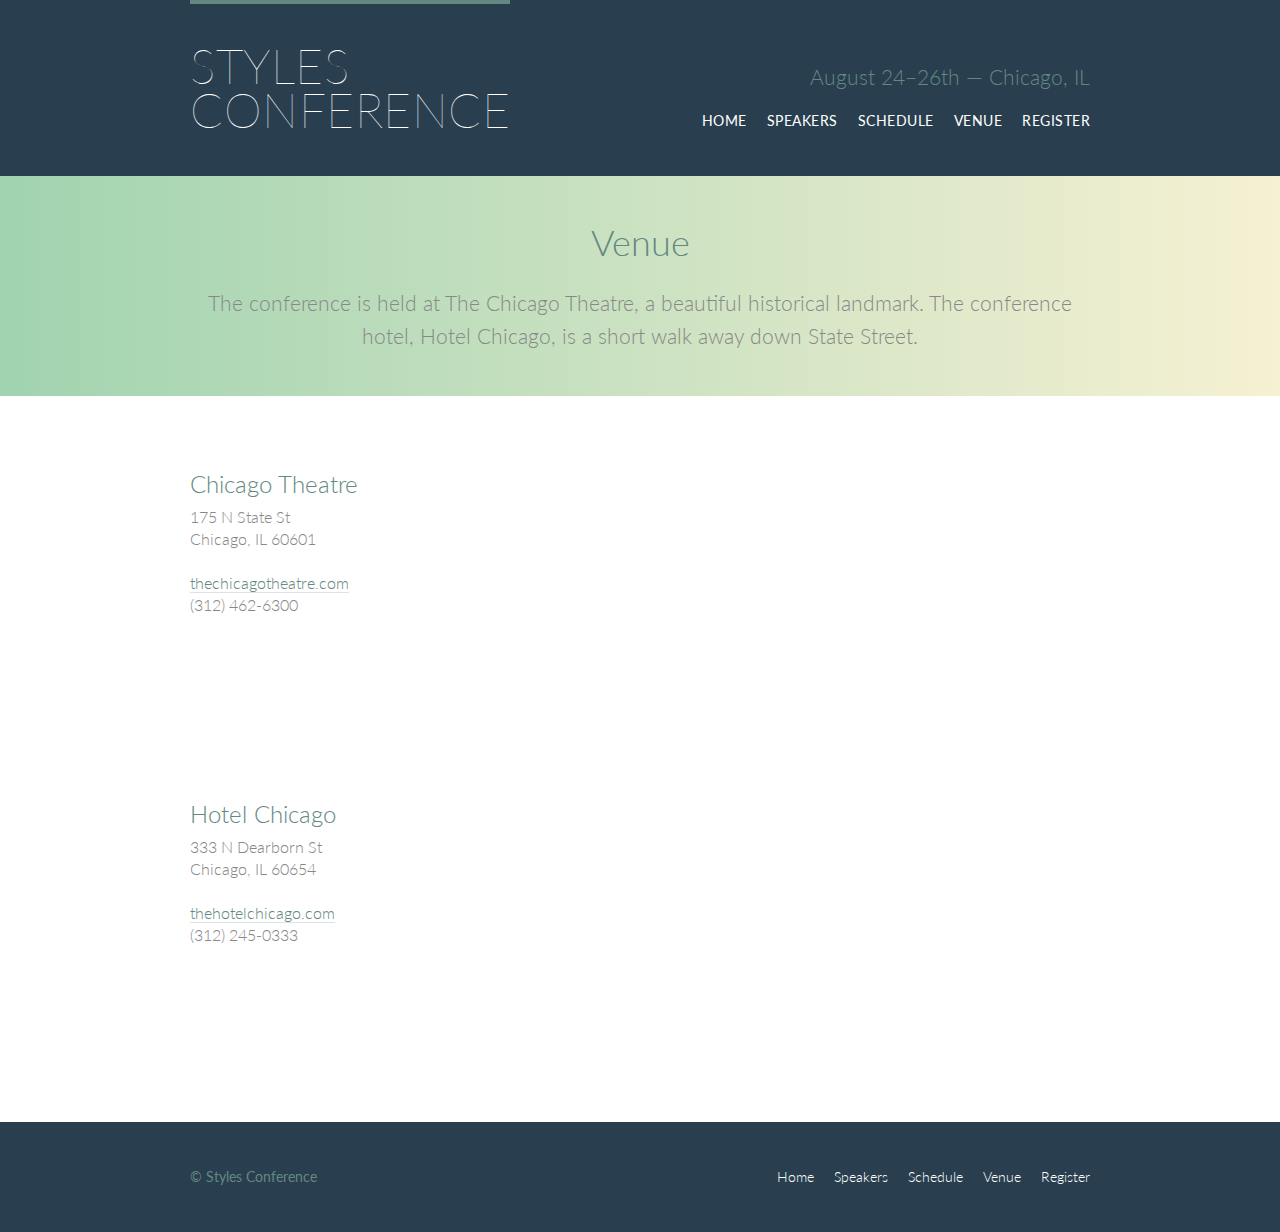
<file: venue.html>
<!DOCTYPE html>
<html lang="en">

  <head>
    <meta charset="utf-8">
    <title>Venue - Styles Conference</title>
    <link rel="stylesheet" href="assets/stylesheets/main.css">
    <link rel="stylesheet" href="http://fonts.googleapis.com/css?family=Lato:100,300,400">
  </head>

  <body>

    <!-- Header -->

    <header class="primary-header container group">

      <h1 class="logo">
        <a href="index.html">Styles <br> Conference</a>
      </h1>

      <h3 class="tagline">August 24&ndash;26th &mdash; Chicago, IL</h3>

      <nav class="nav primary-nav">
        <ul>
          <li><a href="index.html">Home</a></li><!--
          --><li><a href="speakers.html">Speakers</a></li><!--
          --><li><a href="schedule.html">Schedule</a></li><!--
          --><li><a href="venue.html">Venue</a></li><!--
          --><li><a href="register.html">Register</a></li>
        </ul>
      </nav>

    </header>

    <!-- Lead -->

    <section class="row-alt">
      <div class="lead container">

        <h1>Venue</h1>

        <p>The conference is held at The Chicago Theatre, a beautiful historical landmark. The conference hotel, Hotel Chicago, is a short walk away down State Street.</p>

      </div>
    </section>

    <!-- Main content -->

    <section class="row">
      <div class="grid">

        <!-- Chicago Theatre -->

        <section class="venue-theatre">

          <div class="col-1-3">
            <h2>Chicago Theatre</h2>
            <p>175 N State St <br> Chicago, IL 60601</p>
            <p><a href="http://www.thechicagotheatre.com/">thechicagotheatre.com</a> <br> (312) 462-6300</p>
          </div><!--

          --><iframe class="venue-map col-2-3" src="https://www.google.com/maps/embed?pb=!1m5!3m3!1m2!1s0x880e2ca55810a493%3A0x4700ddf60fcbfad6!2schicago+theatre!5e0!3m2!1sen!2sus!4v1388701393606"></iframe>

        </section>

        <!-- Hotel Chicago -->

        <section class="venue-hotel">

          <div class="col-1-3">
            <h2>Hotel Chicago</h2>
            <p>333 N Dearborn St <br> Chicago, IL 60654</p>
            <p><a href="http://thehotelchicago.com/">thehotelchicago.com</a> <br> (312) 245-0333</p>
          </div><!--

          --><iframe class="venue-map col-2-3" src="https://www.google.com/maps/embed?pb=!1m5!3m3!1m2!1s0x880e2cb1da049173%3A0xa5c91d255a775f0b!2sHotel+Sax+Chicago%2C+North+Dearborn+Street%2C+Chicago%2C+IL!5e0!3m2!1sen!2sus!4v1388702493978"></iframe>

        </section>

      </div>
    </section>

    <!-- Footer -->

    <footer class="primary-footer container group">

      <small>&copy; Styles Conference</small>

      <nav class="nav">
        <ul>
          <li><a href="index.html">Home</a></li><!--
          --><li><a href="speakers.html">Speakers</a></li><!--
          --><li><a href="schedule.html">Schedule</a></li><!--
          --><li><a href="venue.html">Venue</a></li><!--
          --><li><a href="register.html">Register</a></li>
        </ul>
      </nav>

    </footer>

  </body>
</html>
</file>
<file: assets/stylesheets/main.css>
/* http://meyerweb.com/eric/tools/css/reset/
   v2.0 | 20110126
   License: none (public domain)
*/

html, body, div, span, applet, object, iframe,
h1, h2, h3, h4, h5, h6, p, blockquote, pre,
a, abbr, acronym, address, big, cite, code,
del, dfn, em, img, ins, kbd, q, s, samp,
small, strike, strong, sub, sup, tt, var,
b, u, i, center,
dl, dt, dd, ol, ul, li,
fieldset, form, label, legend,
table, caption, tbody, tfoot, thead, tr, th, td,
article, aside, canvas, details, embed,
figure, figcaption, footer, header, hgroup,
menu, nav, output, ruby, section, summary,
time, mark, audio, video {
  margin: 0;
  padding: 0;
  border: 0;
  font-size: 100%;
  font: inherit;
  vertical-align: baseline;
}
/* HTML5 display-role reset for older browsers */
article, aside, details, figcaption, figure,
footer, header, hgroup, menu, nav, section {
  display: block;
}
body {
  line-height: 1;
}
ol, ul {
  list-style: none;
}
blockquote, q {
  quotes: none;
}
blockquote:before, blockquote:after,
q:before, q:after {
  content: '';
  content: none;
}
table {
  border-collapse: collapse;
  border-spacing: 0;
}

/*
  ========================================
  Custom styles
  ========================================
*/

body {
  background: #293f50;
  color: #888;
  font: 300 16px/22px "Lato", "Open Sans", "Helvetica Neue", Helvetica, Arial, sans-serif;
}

/*
  ========================================
  Grid
  ========================================
*/

*,
*:before,
*:after {
  -webkit-box-sizing: border-box;
     -moz-box-sizing: border-box;
          box-sizing: border-box;
}
.container,
.grid {
  margin: 0 auto;
  width: 960px;
}
.container {
  padding-left: 30px;
  padding-right: 30px;
}
.grid,
.col-1-3,
.col-2-3 {
  padding-left: 15px;
  padding-right: 15px;
}
.col-1-3,
.col-2-3  {
  display: inline-block;
  vertical-align: top;
}
.col-1-3 {
  width: 33.33%;
}
.col-2-3 {
  width: 66.66%;
}

/*
  ========================================
  Clearfix
  ========================================
*/

.group:before,
.group:after {
  content: "";
  display: table;
}
.group:after {
  clear: both;
}
.group {
  clear: both;
  *zoom: 1;
}

/*
  ========================================
  Rows
  ========================================
*/

.row,
.row-alt {
  min-width: 960px;
}
.row {
  background: #fff;
  padding: 66px 0 44px 0;
}
.row-alt {
  background: #cbe2c1;
  background: -webkit-linear-gradient(to right, #a1d3b0, #f6f1d3);
  background:    -moz-linear-gradient(to right, #a1d3b0, #f6f1d3);
  background:         linear-gradient(to right, #a1d3b0, #f6f1d3);
  padding: 44px 0 22px 0;
}

/*
  ========================================
  Typography
  ========================================
*/

h1, h2, h3, h4 {
  color: #648880;
}
h1, h3, h4, h5, p {
  margin-bottom: 22px;
}
h1 {
  font-size: 36px;
  line-height: 44px;
}
h2 {
  font-size: 24px;
  line-height: 44px;
}
h3 {
  font-size: 21px;
}
h4 {
  font-size: 18px;
}
h5 {
  color: #a9b2b9;
  font-size: 14px;
  font-weight: 400;
  text-transform: uppercase;
}
strong {
  font-weight: 400;
}
cite,
em {
  font-style: italic;
}

/*
  ========================================
  Leads
  ========================================
*/

.lead {
  text-align: center;
}
.lead p {
  font-size: 21px;
  line-height: 33px;
}

/*
  ========================================
  Links
  ========================================
*/

a {
  color: #648880;
  text-decoration: none;
}
a:hover {
  color: #a9b2b9;
}
p a {
  border-bottom: 1px solid #dfe2e5;
}
.primary-header a,
.primary-footer a {
  color: #fff;
}
.primary-header a:hover,
.primary-footer a:hover {
  color: #648880;
}

/*
  ========================================
  Buttons
  ========================================
*/

.btn {
  border-radius: 5px;
  color: #fff;
  cursor: pointer;
  display: inline-block;
  font-weight: 400;
  letter-spacing: .5px;
  margin: 0;
  text-transform: uppercase;
}
.btn-alt {
  border: 1px solid #fff;
  padding: 10px 30px;
}
.btn-alt:hover {
  background: #fff;
  color: #648880;
}

/*
  ========================================
  Primary header
  ========================================
*/

.logo {
  border-top: 4px solid #648880;
  float: left;
  font-size: 48px;
  font-weight: 100;
  letter-spacing: .5px;
  line-height: 44px;
  padding: 40px 0 22px 0;
  text-transform: uppercase;
}
.tagline {
  margin: 66px 0 22px 0;
  text-align: right;
}
.primary-nav {
  font-size: 14px;
  font-weight: 400;
  letter-spacing: .5px;
  text-transform: uppercase;
}

/*
  ========================================
  Primary footer
  ========================================
*/

.primary-footer {
  color: #648880;
  font-size: 14px;
  padding-bottom: 44px;
  padding-top: 44px;
}
.primary-footer small {
  float: left;
  font-weight: 400;
}

/*
  ========================================
  Navigation
  ========================================
*/

.nav {
  text-align: right;
}
.nav li {
  display: inline-block;
  margin: 0 10px;
  vertical-align: top;
}
.nav li:last-child {
  margin-right: 0;
}

/*
  ========================================
  Home
  ========================================
*/

.hero {
  color: #fff;
  line-height: 44px;
  padding: 22px 80px 66px 80px;
  text-align: center;
}
.hero h2 {
  font-size: 36px;
}
.hero p {
  font-size: 24px;
  font-weight: 100;
}
.teaser a:hover h3 {
  color: #a9b2b9;
}
.teaser img {
  border-radius: 5px;
  display: block;
  margin-bottom: 22px;
  max-width: 100%
}

/*
  ========================================
  Speakers
  ========================================
*/

.speaker {
  margin-bottom: 44px;
}
.speaker-info {
  border: 1px solid #dfe2e5;
  border-radius: 5px;
  margin-top: 88px;
  padding-bottom: 22px;
  text-align: center;
}
.speaker-info img {
  border-radius: 50%;
  height: 130px;
  margin: -66px 0 22px 0;
  vertical-align: top;
}

/*
  ========================================
  Venue
  ========================================
*/

.venue-theatre {
  margin-bottom: 66px;
}
.venue-hotel {
  margin-bottom: 22px;
}
.venue-map {
  height: 264px;
}

/*
  ========================================
  Register
  ========================================
*/

.why-attend {
  list-style: square;
  margin: 0 0 22px 30px;
}

form {
  margin-bottom: 22px;
}
input,
select,
textarea {
  font: 300 16px/22px "Lato", "Open Sans", "Helvetica Neue", Helvetica, Arial, sans-serif;
}

.register-group label {
  color: #648880;
  cursor: pointer;
  font-weight: 400;
}
.register-group input,
.register-group select,
.register-group textarea {
  border: 1px solid #c6c9cc;
  border-radius: 5px;
  color: #888;
  display: block;
  margin: 5px 0 27px 0;
  padding: 5px 8px;
}
.register-group input,
.register-group textarea {
  width: 100%;
}
.register-group select {
  height: 34px;
  width: 60px;
}
.register-group textarea {
  height: 78px;
}

.btn-default {
  border: 0;
  background: #648880;
  padding: 11px 30px;
  font-size: 14px;
}
.btn-default:hover {
  background: #77a198;
}

/*
  ========================================
  Schedule
  ========================================
*/

table {
  margin-bottom: 44px;
  width: 100%;
}
table:last-child {
  margin-bottom: 0;
}

th, td
{
  padding-bottom: 22px;
  vertical-align: top;
}

th
{
  padding-right: 45px;
  text-align: right;
  width: 20%;
}

td
{
  width: 40%;
}

thead
{
  line-height: 44px;
}

thead th
{
  color: #648880;
  font-size: 24px;
}

tbody th
{
  color: #a9b2b9;
  font-size: 14px;
  font-weight: 400;
  padding-top: 22px;
  text-transform: uppercase;
}

tbody td {
  border-top: 1px solid #dfe2e5;
  padding-top: 21px;
}
tbody td:first-of-type {
  padding-right: 15px;
}
tbody td:last-of-type {
  padding-left: 15px;
}
tbody td:only-of-type {
  padding-left: 0;
  padding-right: 0;
}

table a
{
  color: #888;
}

table h4
{
  margin-bottom: 0;
}

.schedule-offset
{
  color: #a9b2b9;
}
</file>
